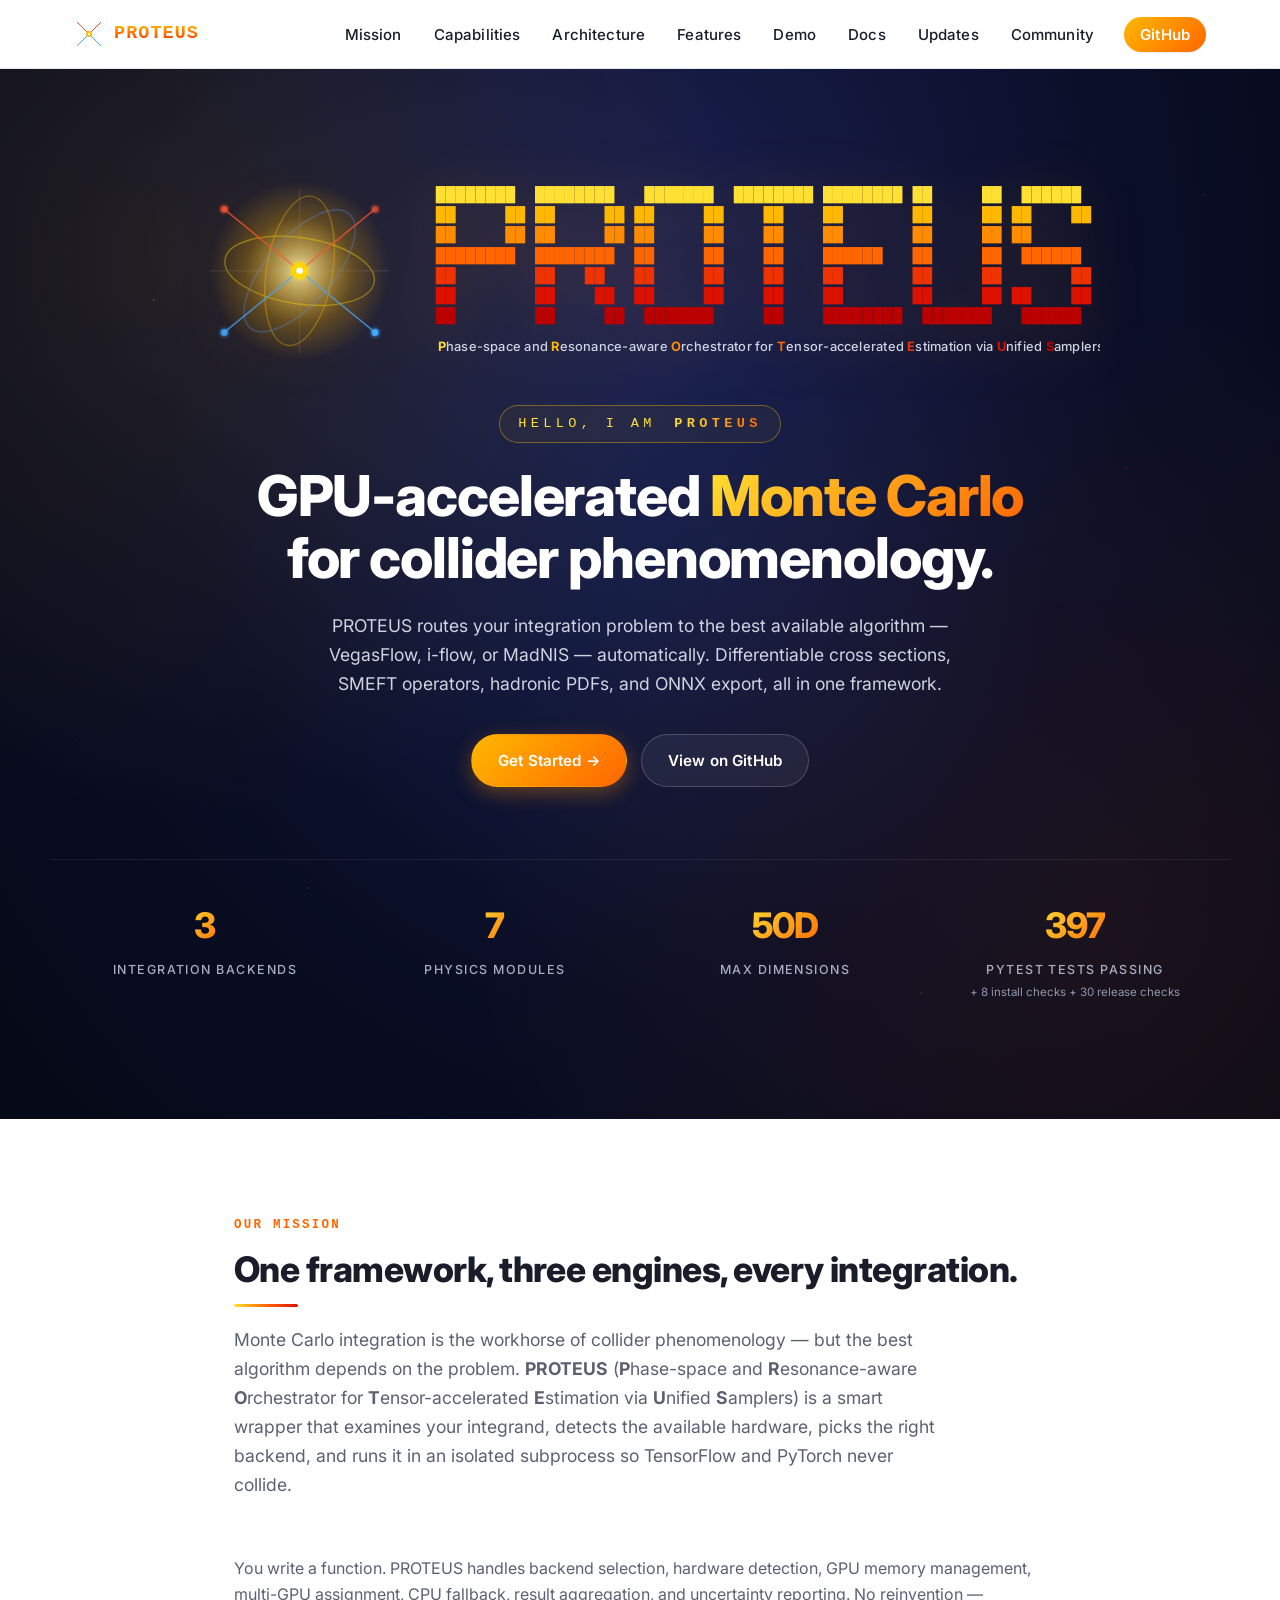
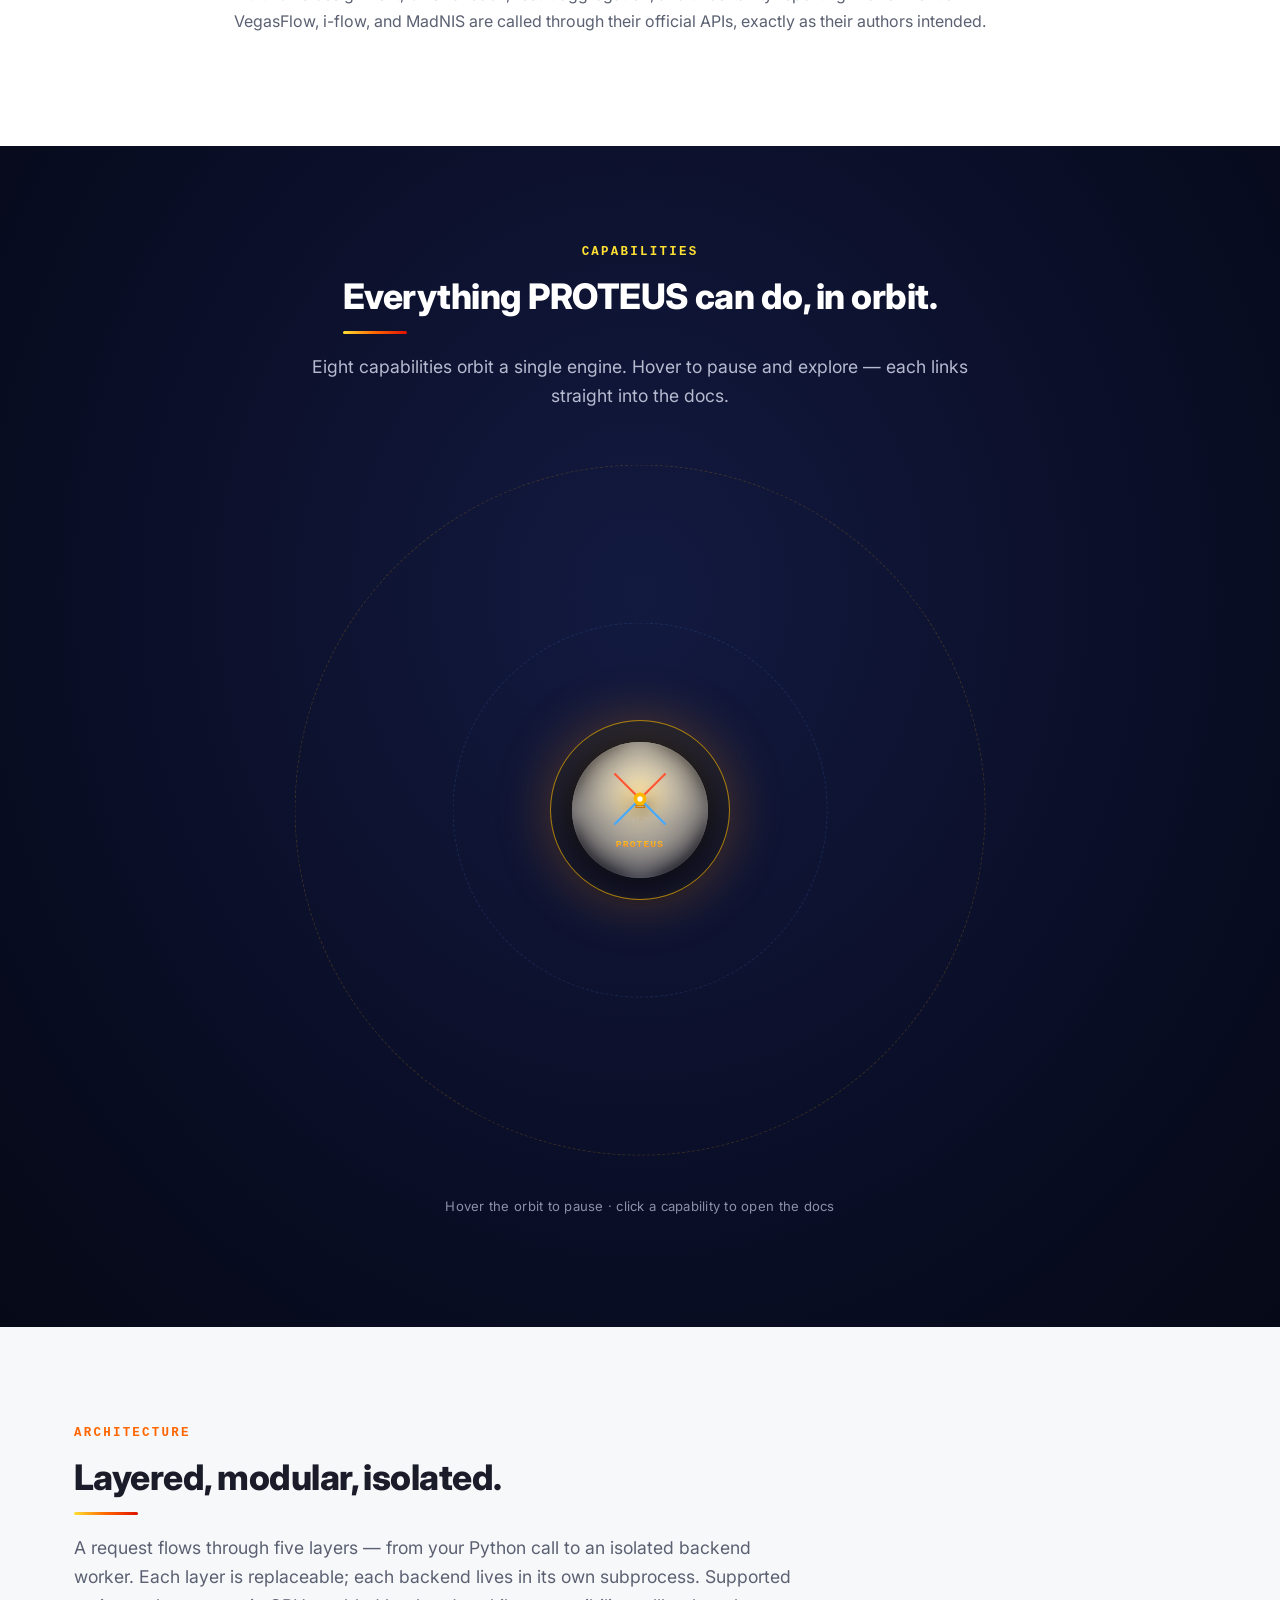
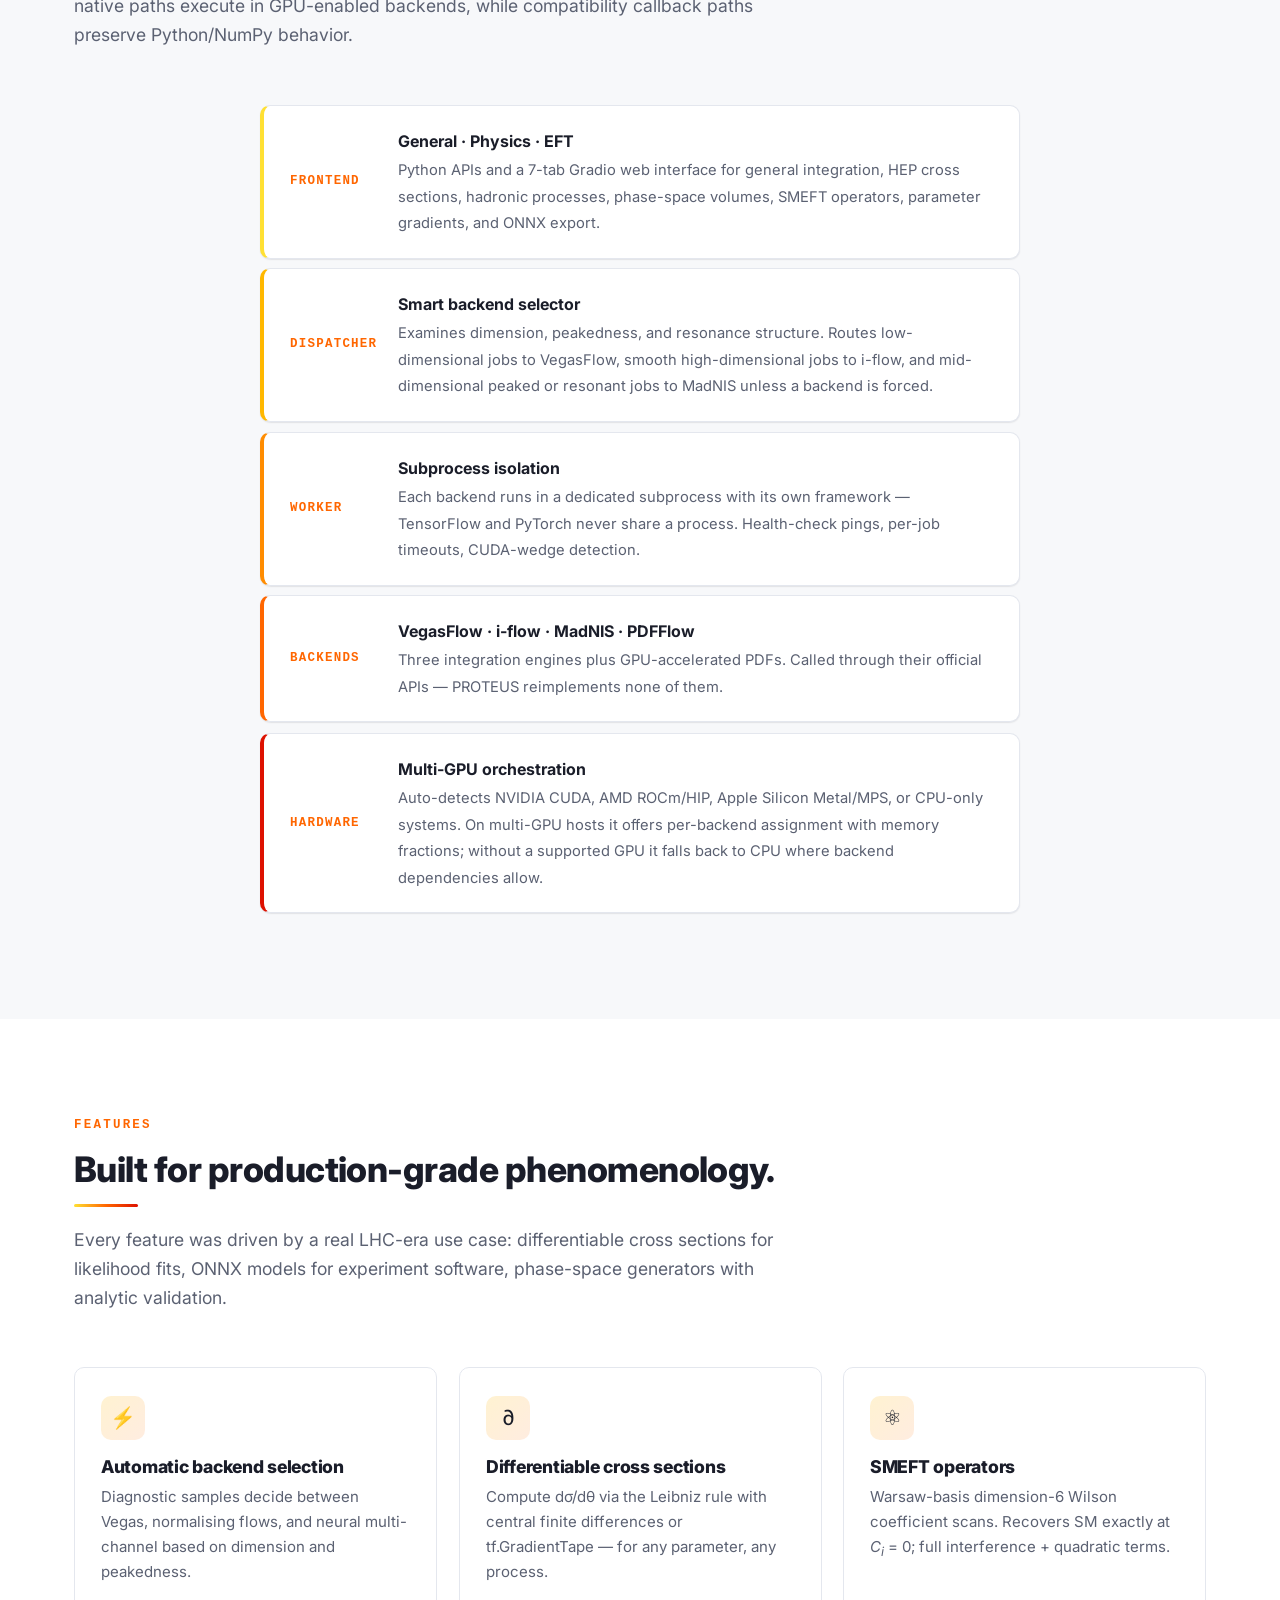
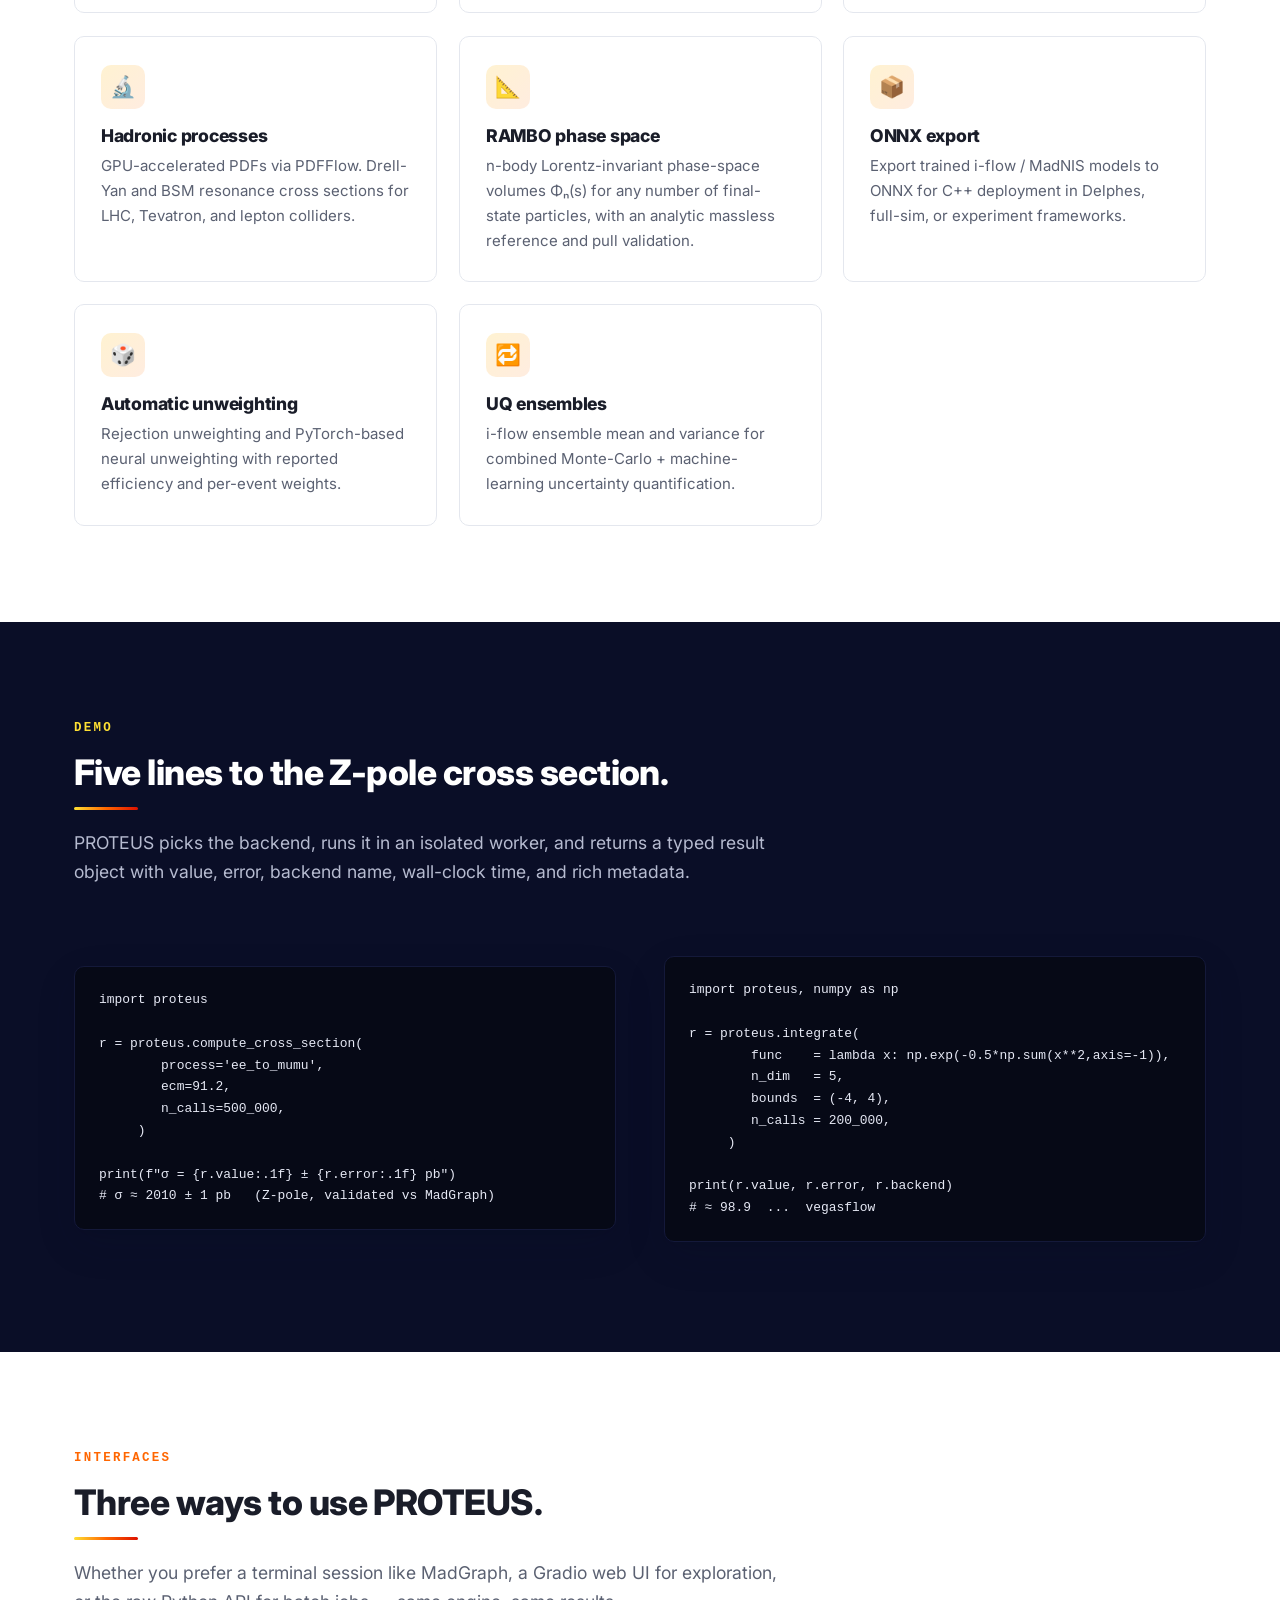
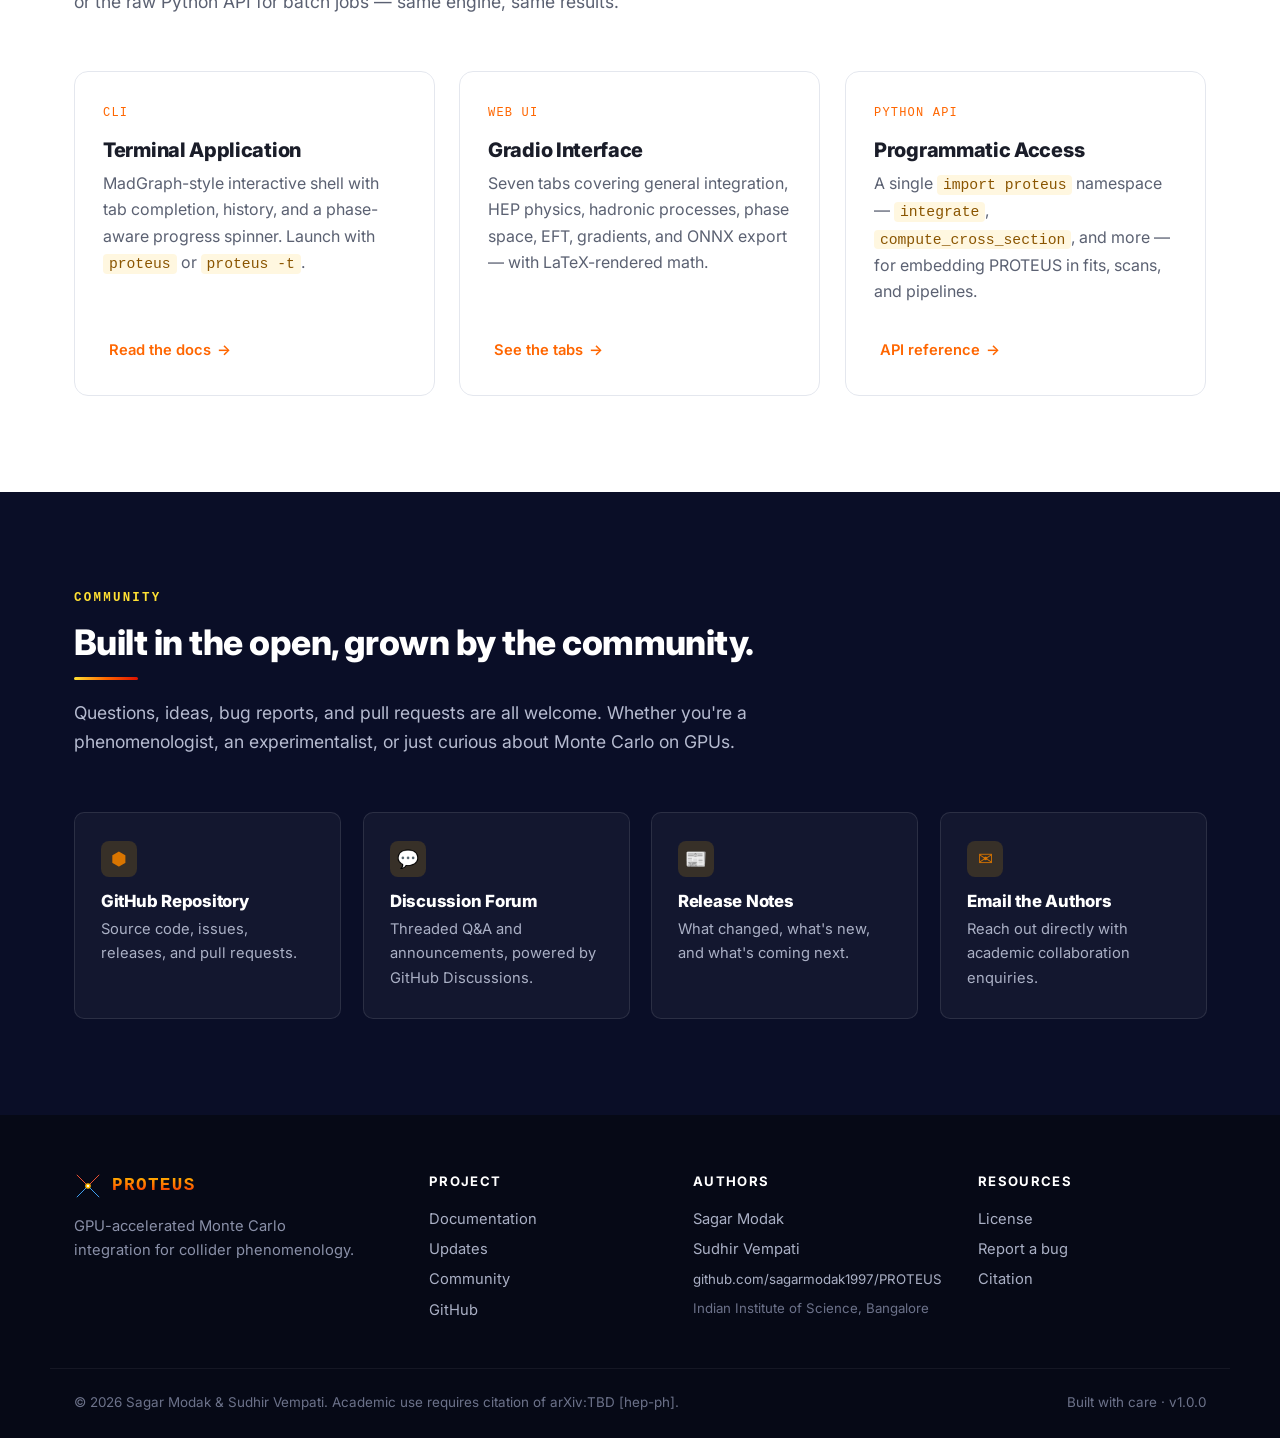
<file: index.html>
<!DOCTYPE html>
<html lang="en">
<head>
  <meta charset="UTF-8">
  <meta name="viewport" content="width=device-width, initial-scale=1.0">
  <title>PROTEUS — GPU-accelerated Monte Carlo for collider phenomenology</title>
  <meta name="description" content="PROTEUS is a GPU-accelerated Monte Carlo integration framework for collider phenomenology. It automatically routes integration problems to VegasFlow, i-flow, or MadNIS.">
  <link rel="icon" type="image/svg+xml" href="assets/images/logo.svg">
  <link rel="preconnect" href="https://fonts.googleapis.com">
  <link rel="preconnect" href="https://fonts.gstatic.com" crossorigin>
  <link href="https://fonts.googleapis.com/css2?family=Inter:wght@400;500;600;700;800;900&display=swap" rel="stylesheet">
  <link rel="stylesheet" href="assets/css/main.css?v=4">
</head>
<body>

<header class="site-header">
  <nav class="site-nav">
    <a href="index.html" class="nav-brand">
      <span class="brand-mark">
        <svg viewBox="0 0 60 60" xmlns="http://www.w3.org/2000/svg">
          <line x1="30" y1="30" x2="6"  y2="6"  stroke="#FF5533" stroke-width="2"/>
          <line x1="30" y1="30" x2="54" y2="6"  stroke="#FF5533" stroke-width="2"/>
          <line x1="30" y1="30" x2="6"  y2="54" stroke="#44AAFF" stroke-width="2"/>
          <line x1="30" y1="30" x2="54" y2="54" stroke="#44AAFF" stroke-width="2"/>
          <circle cx="30" cy="30" r="6" fill="#FFB800"/>
          <circle cx="30" cy="30" r="2.5" fill="#fff"/>
        </svg>
      </span>
      PROTEUS
    </a>

    <button class="nav-toggle" aria-label="Toggle menu" onclick="document.querySelector('.nav-links').classList.toggle('is-open')">☰</button>

    <ul class="nav-links">
      <li><a href="#mission">Mission</a></li>
      <li><a href="#capabilities">Capabilities</a></li>
      <li><a href="#architecture">Architecture</a></li>
      <li><a href="#features">Features</a></li>
      <li><a href="#demo">Demo</a></li>
      <li><a href="docs/">Docs</a></li>
      <li><a href="updates/">Updates</a></li>
      <li><a href="community/">Community</a></li>
      <li><a class="nav-cta" href="https://github.com/sagarmodak1997/PROTEUS" target="_blank" rel="noopener">GitHub</a></li>
    </ul>
  </nav>
</header>

<section class="hero">
  <div class="hero-content">

    <!-- PROTEUS animated logo: particle collider art + block-letter banner -->
    <div class="hero-logo hero-animate" style="--d:0s;">
      <svg viewBox="0 0 1000 230" xmlns="http://www.w3.org/2000/svg" role="img" aria-label="PROTEUS — collider logo">
        <defs>
          <radialGradient id="hVertex" cx="50%" cy="50%" r="50%">
            <stop offset="0%"   style="stop-color:#FFF4B0; stop-opacity:0.9"/>
            <stop offset="60%"  style="stop-color:#FFB800; stop-opacity:0.25"/>
            <stop offset="100%" style="stop-color:#FFB800; stop-opacity:0"/>
          </radialGradient>
          <filter id="hGlow">
            <feGaussianBlur stdDeviation="2.6" result="b"/>
            <feMerge><feMergeNode in="b"/><feMergeNode in="SourceGraphic"/></feMerge>
          </filter>
        </defs>

        <!-- Soft vertex halo -->
        <circle cx="130" cy="115" r="98" fill="url(#hVertex)"/>

        <!-- Orbit rings (rotating) -->
        <g stroke-width="1.5" fill="none">
          <ellipse cx="130" cy="115" rx="82" ry="36" stroke="#FFD700" opacity="0.40">
            <animateTransform attributeName="transform" type="rotate" from="-40 130 115" to="320 130 115" dur="22s" repeatCount="indefinite"/>
          </ellipse>
          <ellipse cx="130" cy="115" rx="82" ry="36" stroke="#FFB800" opacity="0.35">
            <animateTransform attributeName="transform" type="rotate" from="40 130 115" to="400 130 115" dur="18s" repeatCount="indefinite"/>
          </ellipse>
          <ellipse cx="130" cy="115" rx="82" ry="36" stroke="#5599FF" opacity="0.32">
            <animateTransform attributeName="transform" type="rotate" from="90 130 115" to="450 130 115" dur="26s" repeatCount="indefinite"/>
          </ellipse>
        </g>

        <!-- Particle tracks -->
        <g stroke-width="1.6" opacity="0.75">
          <line x1="130" y1="115" x2="48"  y2="48"  stroke="#FF5533"/>
          <line x1="130" y1="115" x2="212" y2="48"  stroke="#FF5533"/>
          <line x1="130" y1="115" x2="48"  y2="182" stroke="#44AAFF"/>
          <line x1="130" y1="115" x2="212" y2="182" stroke="#44AAFF"/>
        </g>
        <g stroke="#aaaaaa" stroke-width="1" opacity="0.20">
          <line x1="130" y1="115" x2="130" y2="26"/>
          <line x1="130" y1="115" x2="130" y2="204"/>
          <line x1="130" y1="115" x2="32"  y2="115"/>
          <line x1="130" y1="115" x2="228" y2="115"/>
        </g>

        <!-- Endpoint dots (pulsing) -->
        <g filter="url(#hGlow)">
          <circle cx="48"  cy="48"  r="3.8" fill="#FF5533">
            <animate attributeName="opacity" values="0.55;1;0.55" dur="2.4s" repeatCount="indefinite"/>
          </circle>
          <circle cx="212" cy="48"  r="3.8" fill="#FF5533">
            <animate attributeName="opacity" values="0.55;1;0.55" dur="2.4s" begin="0.6s" repeatCount="indefinite"/>
          </circle>
          <circle cx="48"  cy="182" r="3.8" fill="#44AAFF">
            <animate attributeName="opacity" values="0.55;1;0.55" dur="2.4s" begin="1.2s" repeatCount="indefinite"/>
          </circle>
          <circle cx="212" cy="182" r="3.8" fill="#44AAFF">
            <animate attributeName="opacity" values="0.55;1;0.55" dur="2.4s" begin="1.8s" repeatCount="indefinite"/>
          </circle>
        </g>

        <!-- Collision vertex (pulsing) -->
        <circle cx="130" cy="115" r="8" fill="#FFD700" filter="url(#hGlow)">
          <animate attributeName="r" values="7;10;7" dur="2.2s" repeatCount="indefinite"/>
        </circle>
        <circle cx="130" cy="115" r="3.6" fill="#ffffff"/>

        <!-- PROTEUS block-letter banner (banner3 figlet, gradient) -->
        <g font-family="'Courier New', Courier, monospace" font-size="18" letter-spacing="0">
          <text x="278" y="38"  xml:space="preserve" fill="#FFE033">&#x2588;&#x2588;&#x2588;&#x2588;&#x2588;&#x2588;&#x2588;&#x2588;  &#x2588;&#x2588;&#x2588;&#x2588;&#x2588;&#x2588;&#x2588;&#x2588;   &#x2588;&#x2588;&#x2588;&#x2588;&#x2588;&#x2588;&#x2588;  &#x2588;&#x2588;&#x2588;&#x2588;&#x2588;&#x2588;&#x2588;&#x2588; &#x2588;&#x2588;&#x2588;&#x2588;&#x2588;&#x2588;&#x2588;&#x2588; &#x2588;&#x2588;     &#x2588;&#x2588;  &#x2588;&#x2588;&#x2588;&#x2588;&#x2588;&#x2588;  </text>
          <text x="278" y="60"  xml:space="preserve" fill="#FFB800">&#x2588;&#x2588;     &#x2588;&#x2588; &#x2588;&#x2588;     &#x2588;&#x2588; &#x2588;&#x2588;     &#x2588;&#x2588;    &#x2588;&#x2588;    &#x2588;&#x2588;       &#x2588;&#x2588;     &#x2588;&#x2588; &#x2588;&#x2588;    &#x2588;&#x2588; </text>
          <text x="278" y="82"  xml:space="preserve" fill="#FF8C00">&#x2588;&#x2588;     &#x2588;&#x2588; &#x2588;&#x2588;     &#x2588;&#x2588; &#x2588;&#x2588;     &#x2588;&#x2588;    &#x2588;&#x2588;    &#x2588;&#x2588;       &#x2588;&#x2588;     &#x2588;&#x2588; &#x2588;&#x2588;       </text>
          <text x="278" y="104" xml:space="preserve" fill="#FF6600">&#x2588;&#x2588;&#x2588;&#x2588;&#x2588;&#x2588;&#x2588;&#x2588;  &#x2588;&#x2588;&#x2588;&#x2588;&#x2588;&#x2588;&#x2588;&#x2588;  &#x2588;&#x2588;     &#x2588;&#x2588;    &#x2588;&#x2588;    &#x2588;&#x2588;&#x2588;&#x2588;&#x2588;&#x2588;   &#x2588;&#x2588;     &#x2588;&#x2588;  &#x2588;&#x2588;&#x2588;&#x2588;&#x2588;&#x2588;  </text>
          <text x="278" y="126" xml:space="preserve" fill="#EE3300">&#x2588;&#x2588;        &#x2588;&#x2588;   &#x2588;&#x2588;   &#x2588;&#x2588;     &#x2588;&#x2588;    &#x2588;&#x2588;    &#x2588;&#x2588;       &#x2588;&#x2588;     &#x2588;&#x2588;       &#x2588;&#x2588; </text>
          <text x="278" y="148" xml:space="preserve" fill="#DD1100">&#x2588;&#x2588;        &#x2588;&#x2588;    &#x2588;&#x2588;  &#x2588;&#x2588;     &#x2588;&#x2588;    &#x2588;&#x2588;    &#x2588;&#x2588;       &#x2588;&#x2588;     &#x2588;&#x2588; &#x2588;&#x2588;    &#x2588;&#x2588; </text>
          <text x="278" y="170" xml:space="preserve" fill="#BB0000">&#x2588;&#x2588;        &#x2588;&#x2588;     &#x2588;&#x2588;  &#x2588;&#x2588;&#x2588;&#x2588;&#x2588;&#x2588;&#x2588;     &#x2588;&#x2588;    &#x2588;&#x2588;&#x2588;&#x2588;&#x2588;&#x2588;&#x2588;&#x2588;  &#x2588;&#x2588;&#x2588;&#x2588;&#x2588;&#x2588;&#x2588;   &#x2588;&#x2588;&#x2588;&#x2588;&#x2588;&#x2588;  </text>
        </g>

        <!-- Acronym with letter highlights -->
        <text x="280" y="202"
              font-family="'Inter', 'Helvetica Neue', Arial, sans-serif"
              font-size="14" font-weight="500"
              fill="#cfd3e2" letter-spacing="0.25">
          <tspan font-weight="700" fill="#FFE033">P</tspan>hase-space and <tspan font-weight="700" fill="#FFB800">R</tspan>esonance-aware <tspan font-weight="700" fill="#FF8C00">O</tspan>rchestrator for <tspan font-weight="700" fill="#FF6600">T</tspan>ensor-accelerated <tspan font-weight="700" fill="#EE3300">E</tspan>stimation via <tspan font-weight="700" fill="#DD1100">U</tspan>nified <tspan font-weight="700" fill="#BB0000">S</tspan>amplers
        </text>
      </svg>
    </div>

    <span class="hero-greet hero-animate" style="--d:0.45s;">Hello, I am <strong>PROTEUS</strong></span>

    <h1 class="hero-animate" style="--d:0.6s;">
      GPU-accelerated <span class="accent">Monte Carlo</span><br>
      for collider phenomenology.
    </h1>

    <p class="hero-sub hero-animate" style="--d:0.75s;">
      PROTEUS routes your integration problem to the best available algorithm —
      VegasFlow, i-flow, or MadNIS — automatically. Differentiable cross sections,
      SMEFT operators, hadronic PDFs, and ONNX export, all in one framework.
    </p>

    <div class="hero-actions hero-animate" style="--d:0.9s;">
      <a class="btn btn-primary" href="docs/">Get Started →</a>
      <a class="btn btn-ghost" href="https://github.com/sagarmodak1997/PROTEUS" target="_blank" rel="noopener">View on GitHub</a>
    </div>
  </div>

  <div class="hero-stats container hero-animate" style="--d:1.05s;">
    <div><div class="stat-num" data-count="3">0</div><div class="stat-lbl">Integration Backends</div></div>
    <div><div class="stat-num" data-count="7">0</div><div class="stat-lbl">Physics Modules</div></div>
    <div><div class="stat-num" data-count="50" data-suffix="D">0D</div><div class="stat-lbl">Max Dimensions</div></div>
    <div><div class="stat-num" data-count="397">0</div><div class="stat-lbl">Pytest Tests Passing</div><div class="stat-note">+ 8 install checks + 30 release checks</div></div>
  </div>
</section>

<!-- Mission ----------------------------------------------------- -->
<section id="mission" class="section">
  <div class="container-narrow reveal">
    <span class="section-eyebrow">Our Mission</span>
    <h2 class="section-title">One framework, three engines, every integration.</h2>
    <p class="section-lede">
      Monte Carlo integration is the workhorse of collider phenomenology — but the best
      algorithm depends on the problem. <strong>PROTEUS</strong>
      (<strong>P</strong>hase-space and <strong>R</strong>esonance-aware
      <strong>O</strong>rchestrator for <strong>T</strong>ensor-accelerated
      <strong>E</strong>stimation via <strong>U</strong>nified <strong>S</strong>amplers)
      is a smart wrapper that examines your integrand, detects the available hardware,
      picks the right backend, and runs it in an isolated subprocess so TensorFlow and PyTorch never collide.
    </p>
    <p style="color:var(--c-fg-muted);">
      You write a function. PROTEUS handles backend selection, hardware detection,
      GPU memory management, multi-GPU assignment, CPU fallback, result aggregation, and uncertainty
      reporting. No reinvention — VegasFlow, i-flow, and MadNIS are called through
      their official APIs, exactly as their authors intended.
    </p>
  </div>
</section>

<!-- Capabilities — orbital carousel ----------------------------- -->
<section id="capabilities" class="section orbit-section">
  <div class="container">
    <div class="reveal" style="text-align:center;">
      <span class="section-eyebrow">Capabilities</span>
      <h2 class="section-title" style="margin-left:auto; margin-right:auto;">Everything PROTEUS can do, in orbit.</h2>
      <p class="section-lede" style="margin:0 auto 40px; text-align:center;">
        Eight capabilities orbit a single engine. Hover to pause and explore — each
        links straight into the docs.
      </p>
    </div>

    <div class="orbit-wrap reveal">
      <div class="orbit">
        <div class="orbit-ring-guide r1"></div>
        <div class="orbit-ring-guide r2"></div>

        <!-- central hub -->
        <div class="orbit-center">
          <span class="oc-pulse"></span>
          <svg viewBox="0 0 60 60" xmlns="http://www.w3.org/2000/svg" aria-hidden="true">
            <line x1="30" y1="30" x2="6"  y2="6"  stroke="#FF5533" stroke-width="2"/>
            <line x1="30" y1="30" x2="54" y2="6"  stroke="#FF5533" stroke-width="2"/>
            <line x1="30" y1="30" x2="6"  y2="54" stroke="#44AAFF" stroke-width="2"/>
            <line x1="30" y1="30" x2="54" y2="54" stroke="#44AAFF" stroke-width="2"/>
            <circle cx="30" cy="30" r="6" fill="#FFB800"/>
            <circle cx="30" cy="30" r="2.5" fill="#fff"/>
          </svg>
          <span class="oc-name">PROTEUS</span>
        </div>

        <!-- orbiting capability cards -->
        <div class="orbit-stage">
          <a class="orbit-card" style="--i:0" href="docs/#dispatcher" aria-label="Automatic backend selection">
            <span class="oc-ic">⚡</span><span class="oc-lbl">Auto Backend</span>
          </a>
          <a class="orbit-card" style="--i:1" href="docs/#python-api" aria-label="Differentiable cross sections">
            <span class="oc-ic">∂</span><span class="oc-lbl">Differentiable σ</span>
          </a>
          <a class="orbit-card" style="--i:2" href="docs/#python-api" aria-label="SMEFT operators">
            <span class="oc-ic">⚛</span><span class="oc-lbl">SMEFT Operators</span>
          </a>
          <a class="orbit-card" style="--i:3" href="docs/#python-api" aria-label="Hadronic PDFs">
            <span class="oc-ic">🔬</span><span class="oc-lbl">Hadronic PDFs</span>
          </a>
          <a class="orbit-card" style="--i:4" href="docs/#python-api" aria-label="RAMBO phase space">
            <span class="oc-ic">📐</span><span class="oc-lbl">Phase Space</span>
          </a>
          <a class="orbit-card" style="--i:5" href="docs/#web-ui" aria-label="ONNX export">
            <span class="oc-ic">📦</span><span class="oc-lbl">ONNX Export</span>
          </a>
          <a class="orbit-card" style="--i:6" href="docs/#python-api" aria-label="Neural unweighting">
            <span class="oc-ic">🎲</span><span class="oc-lbl">Neural Unweighting</span>
          </a>
          <a class="orbit-card" style="--i:7" href="docs/#install" aria-label="Multi-GPU orchestration">
            <span class="oc-ic">🖥</span><span class="oc-lbl">Multi-GPU</span>
          </a>
        </div>
      </div>
    </div>
    <p class="orbit-hint reveal">Hover the orbit to pause · click a capability to open the docs</p>
  </div>
</section>

<!-- Architecture ------------------------------------------------ -->
<section id="architecture" class="section section-alt">
  <div class="container">
    <div class="reveal">
      <span class="section-eyebrow">Architecture</span>
      <h2 class="section-title">Layered, modular, isolated.</h2>
      <p class="section-lede">
        A request flows through five layers — from your Python call to an isolated backend worker.
        Each layer is replaceable; each backend lives in its own subprocess. Supported native paths execute in GPU-enabled backends, while compatibility callback paths preserve Python/NumPy behavior.
      </p>
    </div>

    <div class="arch-stack">
      <div class="arch-row layer-1 reveal" style="--d:0s;">
        <div class="arch-tag">Frontend</div>
        <div class="arch-body">
          <strong>General · Physics · EFT</strong>
          <span>Python APIs and a 7-tab Gradio web interface for general integration, HEP cross sections, hadronic processes, phase-space volumes, SMEFT operators, parameter gradients, and ONNX export.</span>
        </div>
      </div>
      <div class="arch-row layer-2 reveal" style="--d:.08s;">
        <div class="arch-tag">Dispatcher</div>
        <div class="arch-body">
          <strong>Smart backend selector</strong>
          <span>Examines dimension, peakedness, and resonance structure. Routes low-dimensional jobs to VegasFlow, smooth high-dimensional jobs to i-flow, and mid-dimensional peaked or resonant jobs to MadNIS unless a backend is forced.</span>
        </div>
      </div>
      <div class="arch-row layer-3 reveal" style="--d:.16s;">
        <div class="arch-tag">Worker</div>
        <div class="arch-body">
          <strong>Subprocess isolation</strong>
          <span>Each backend runs in a dedicated subprocess with its own framework — TensorFlow and PyTorch never share a process. Health-check pings, per-job timeouts, CUDA-wedge detection.</span>
        </div>
      </div>
      <div class="arch-row layer-4 reveal" style="--d:.24s;">
        <div class="arch-tag">Backends</div>
        <div class="arch-body">
          <strong>VegasFlow · i-flow · MadNIS · PDFFlow</strong>
          <span>Three integration engines plus GPU-accelerated PDFs. Called through their official APIs — PROTEUS reimplements none of them.</span>
        </div>
      </div>
      <div class="arch-row layer-5 reveal" style="--d:.32s;">
        <div class="arch-tag">Hardware</div>
        <div class="arch-body">
          <strong>Multi-GPU orchestration</strong>
          <span>Auto-detects NVIDIA CUDA, AMD ROCm/HIP, Apple Silicon Metal/MPS, or CPU-only systems. On multi-GPU hosts it offers per-backend assignment with memory fractions; without a supported GPU it falls back to CPU where backend dependencies allow.</span>
        </div>
      </div>
    </div>
  </div>
</section>

<!-- Features ---------------------------------------------------- -->
<section id="features" class="section">
  <div class="container">
    <div class="reveal">
      <span class="section-eyebrow">Features</span>
      <h2 class="section-title">Built for production-grade phenomenology.</h2>
      <p class="section-lede">
        Every feature was driven by a real LHC-era use case: differentiable cross sections
        for likelihood fits, ONNX models for experiment software, phase-space generators
        with analytic validation.
      </p>
    </div>

    <div class="features-grid">
      <div class="feature-card reveal" style="--d:0s;">
        <div class="feature-icon">⚡</div>
        <h3>Automatic backend selection</h3>
        <p>Diagnostic samples decide between Vegas, normalising flows, and neural multi-channel based on dimension and peakedness.</p>
      </div>
      <div class="feature-card reveal" style="--d:.06s;">
        <div class="feature-icon">∂</div>
        <h3>Differentiable cross sections</h3>
        <p>Compute dσ/dθ via the Leibniz rule with central finite differences or tf.GradientTape — for any parameter, any process.</p>
      </div>
      <div class="feature-card reveal" style="--d:.12s;">
        <div class="feature-icon">⚛</div>
        <h3>SMEFT operators</h3>
        <p>Warsaw-basis dimension-6 Wilson coefficient scans. Recovers SM exactly at <var>C<sub>i</sub></var> = 0; full interference + quadratic terms.</p>
      </div>
      <div class="feature-card reveal" style="--d:.18s;">
        <div class="feature-icon">🔬</div>
        <h3>Hadronic processes</h3>
        <p>GPU-accelerated PDFs via PDFFlow. Drell-Yan and BSM resonance cross sections for LHC, Tevatron, and lepton colliders.</p>
      </div>
      <div class="feature-card reveal" style="--d:.24s;">
        <div class="feature-icon">📐</div>
        <h3>RAMBO phase space</h3>
        <p>n-body Lorentz-invariant phase-space volumes Φₙ(s) for any number of final-state particles, with an analytic massless reference and pull validation.</p>
      </div>
      <div class="feature-card reveal" style="--d:.30s;">
        <div class="feature-icon">📦</div>
        <h3>ONNX export</h3>
        <p>Export trained i-flow / MadNIS models to ONNX for C++ deployment in Delphes, full-sim, or experiment frameworks.</p>
      </div>
      <div class="feature-card reveal" style="--d:.36s;">
        <div class="feature-icon">🎲</div>
        <h3>Automatic unweighting</h3>
        <p>Rejection unweighting and PyTorch-based neural unweighting with reported efficiency and per-event weights.</p>
      </div>
      <div class="feature-card reveal" style="--d:.42s;">
        <div class="feature-icon">🔁</div>
        <h3>UQ ensembles</h3>
        <p>i-flow ensemble mean and variance for combined Monte-Carlo + machine-learning uncertainty quantification.</p>
      </div>
    </div>
  </div>
</section>

<!-- Demo / Code ------------------------------------------------- -->
<section id="demo" class="section section-dark">
  <div class="container">
    <div class="reveal">
      <span class="section-eyebrow" style="color: var(--c-gold-hi);">Demo</span>
      <h2 class="section-title">Five lines to the Z-pole cross section.</h2>
      <p class="section-lede" style="color:#b6bbd0;">
        PROTEUS picks the backend, runs it in an isolated worker, and returns a typed
        result object with value, error, backend name, wall-clock time, and rich metadata.
      </p>
    </div>

    <div class="demo-grid">
      <div class="reveal" style="--d:0s;">
<pre><code>import proteus

r = proteus.compute_cross_section(
        process='ee_to_mumu',
        ecm=91.2,
        n_calls=500_000,
     )

print(f"σ = {r.value:.1f} ± {r.error:.1f} pb")
# σ ≈ 2010 ± 1 pb   (Z-pole, validated vs MadGraph)
</code></pre>
      </div>
      <div class="reveal" style="--d:.15s;">
<pre><code>import proteus, numpy as np

r = proteus.integrate(
        func    = lambda x: np.exp(-0.5*np.sum(x**2,axis=-1)),
        n_dim   = 5,
        bounds  = (-4, 4),
        n_calls = 200_000,
     )

print(r.value, r.error, r.backend)
# ≈ 98.9  ...  vegasflow
</code></pre>
      </div>
    </div>
  </div>
</section>

<!-- Products ---------------------------------------------------- -->
<section class="section">
  <div class="container">
    <div class="reveal">
      <span class="section-eyebrow">Interfaces</span>
      <h2 class="section-title">Three ways to use PROTEUS.</h2>
      <p class="section-lede">
        Whether you prefer a terminal session like MadGraph, a Gradio web UI for
        exploration, or the raw Python API for batch jobs — same engine, same results.
      </p>
    </div>

    <div class="products-grid">
      <div class="product-card reveal" style="--d:0s;">
        <span class="product-tag">CLI</span>
        <h3>Terminal Application</h3>
        <p>MadGraph-style interactive shell with tab completion, history, and a phase-aware progress spinner. Launch with <code>proteus</code> or <code>proteus -t</code>.</p>
        <a class="more" href="docs/">Read the docs</a>
      </div>
      <div class="product-card reveal" style="--d:.1s;">
        <span class="product-tag">Web UI</span>
        <h3>Gradio Interface</h3>
        <p>Seven tabs covering general integration, HEP physics, hadronic processes, phase space, EFT, gradients, and ONNX export — with LaTeX-rendered math.</p>
        <a class="more" href="docs/">See the tabs</a>
      </div>
      <div class="product-card reveal" style="--d:.2s;">
        <span class="product-tag">Python API</span>
        <h3>Programmatic Access</h3>
        <p>A single <code>import proteus</code> namespace — <code>integrate</code>, <code>compute_cross_section</code>, and more — for embedding PROTEUS in fits, scans, and pipelines.</p>
        <a class="more" href="docs/">API reference</a>
      </div>
    </div>
  </div>
</section>

<!-- Community --------------------------------------------------- -->
<section id="community" class="section section-dark">
  <div class="container">
    <div class="reveal">
      <span class="section-eyebrow" style="color: var(--c-gold-hi);">Community</span>
      <h2 class="section-title">Built in the open, grown by the community.</h2>
      <p class="section-lede" style="color:#b6bbd0;">
        Questions, ideas, bug reports, and pull requests are all welcome. Whether you're
        a phenomenologist, an experimentalist, or just curious about Monte Carlo on GPUs.
      </p>
    </div>

    <div class="community-cards">
      <a class="community-card reveal" style="--d:0s;" href="https://github.com/sagarmodak1997/PROTEUS" target="_blank" rel="noopener">
        <div class="ic">⬢</div>
        <h4>GitHub Repository</h4>
        <p>Source code, issues, releases, and pull requests.</p>
      </a>
      <a class="community-card reveal" style="--d:.08s;" href="community/">
        <div class="ic">💬</div>
        <h4>Discussion Forum</h4>
        <p>Threaded Q&amp;A and announcements, powered by GitHub Discussions.</p>
      </a>
      <a class="community-card reveal" style="--d:.16s;" href="updates/">
        <div class="ic">📰</div>
        <h4>Release Notes</h4>
        <p>What changed, what's new, and what's coming next.</p>
      </a>
      <a class="community-card reveal" style="--d:.24s;" href="mailto:sagarmodak@iisc.ac.in">
        <div class="ic">✉</div>
        <h4>Email the Authors</h4>
        <p>Reach out directly with academic collaboration enquiries.</p>
      </a>
    </div>
  </div>
</section>

<!-- Footer ------------------------------------------------------ -->
<footer class="site-footer">
  <div class="footer-grid">
    <div>
      <div style="display:flex; align-items:center; gap:10px; margin-bottom:14px;">
        <svg width="28" height="28" viewBox="0 0 60 60" xmlns="http://www.w3.org/2000/svg">
          <line x1="30" y1="30" x2="6"  y2="6"  stroke="#FF5533" stroke-width="2"/>
          <line x1="30" y1="30" x2="54" y2="6"  stroke="#FF5533" stroke-width="2"/>
          <line x1="30" y1="30" x2="6"  y2="54" stroke="#44AAFF" stroke-width="2"/>
          <line x1="30" y1="30" x2="54" y2="54" stroke="#44AAFF" stroke-width="2"/>
          <circle cx="30" cy="30" r="6" fill="#FFB800"/>
          <circle cx="30" cy="30" r="2.5" fill="#fff"/>
        </svg>
        <span class="footer-brand-text">PROTEUS</span>
      </div>
      <p style="color:#8a90a8; margin:0; font-size:.92rem; max-width:280px;">
        GPU-accelerated Monte Carlo integration for collider phenomenology.
      </p>
    </div>

    <div>
      <h5>Project</h5>
      <ul>
        <li><a href="docs/">Documentation</a></li>
        <li><a href="updates/">Updates</a></li>
        <li><a href="community/">Community</a></li>
        <li><a href="https://github.com/sagarmodak1997/PROTEUS" target="_blank" rel="noopener">GitHub</a></li>
      </ul>
    </div>

    <div>
      <h5>Authors</h5>
      <ul>
        <li><a href="mailto:sagarmodak@iisc.ac.in">Sagar Modak</a></li>
        <li><a href="mailto:vempati@iisc.ac.in">Sudhir Vempati</a></li>
        <li style="margin-top:6px;"><a href="https://github.com/sagarmodak1997/PROTEUS" target="_blank" rel="noopener" style="font-size:.83rem;">github.com/sagarmodak1997/PROTEUS</a></li>
        <li style="color:#6c728a; font-size:.83rem;">Indian Institute of Science, Bangalore</li>
      </ul>
    </div>

    <div>
      <h5>Resources</h5>
      <ul>
        <li><a href="https://github.com/sagarmodak1997/PROTEUS/blob/main/LICENSE" target="_blank" rel="noopener">License</a></li>
        <li><a href="https://github.com/sagarmodak1997/PROTEUS/issues" target="_blank" rel="noopener">Report a bug</a></li>
        <li><a href="docs/#citation">Citation</a></li>
      </ul>
    </div>
  </div>

  <div class="footer-bottom">
    <span>© 2026 Sagar Modak &amp; Sudhir Vempati. Academic use requires citation of arXiv:TBD [hep-ph].</span>
    <span>Built with care · v1.0.0</span>
  </div>
</footer>

<script>
  // Scroll-reveal: add .is-visible when elements enter the viewport
  (function () {
    var reveals = document.querySelectorAll('.reveal');
    if (!('IntersectionObserver' in window) || !reveals.length) {
      reveals.forEach(function (el) { el.classList.add('is-visible'); });
      return;
    }
    var io = new IntersectionObserver(function (entries) {
      entries.forEach(function (entry) {
        if (entry.isIntersecting) {
          entry.target.classList.add('is-visible');
          io.unobserve(entry.target);
        }
      });
    }, { threshold: 0.12, rootMargin: '0px 0px -40px 0px' });
    reveals.forEach(function (el) { io.observe(el); });
  })();

  // Number counter: animate stats from 0 to data-count when visible
  (function () {
    var counters = document.querySelectorAll('[data-count]');
    if (!counters.length) return;
    function animate(el) {
      var target = parseInt(el.getAttribute('data-count'), 10);
      var suffix = el.getAttribute('data-suffix') || '';
      var dur = 1400, start = performance.now();
      function tick(now) {
        var t = Math.min(1, (now - start) / dur);
        var eased = 1 - Math.pow(1 - t, 3);
        el.textContent = Math.round(target * eased) + suffix;
        if (t < 1) requestAnimationFrame(tick);
      }
      requestAnimationFrame(tick);
    }
    if (!('IntersectionObserver' in window)) {
      counters.forEach(function (c) {
        c.textContent = c.getAttribute('data-count') + (c.getAttribute('data-suffix') || '');
      });
      return;
    }
    var io = new IntersectionObserver(function (entries) {
      entries.forEach(function (entry) {
        if (entry.isIntersecting) {
          animate(entry.target);
          io.unobserve(entry.target);
        }
      });
    }, { threshold: 0.4 });
    counters.forEach(function (c) { io.observe(c); });
  })();

  // Subtle parallax: drift the hero star layer slightly with scroll
  (function () {
    var hero = document.querySelector('.hero');
    if (!hero) return;
    var ticking = false;
    window.addEventListener('scroll', function () {
      if (ticking) return;
      ticking = true;
      requestAnimationFrame(function () {
        var y = Math.min(window.scrollY, 600);
        hero.style.setProperty('--hero-shift', y + 'px');
        hero.style.backgroundPosition = 'center ' + (y * 0.15) + 'px';
        ticking = false;
      });
    }, { passive: true });
  })();
</script>

</body>
</html>
</file>
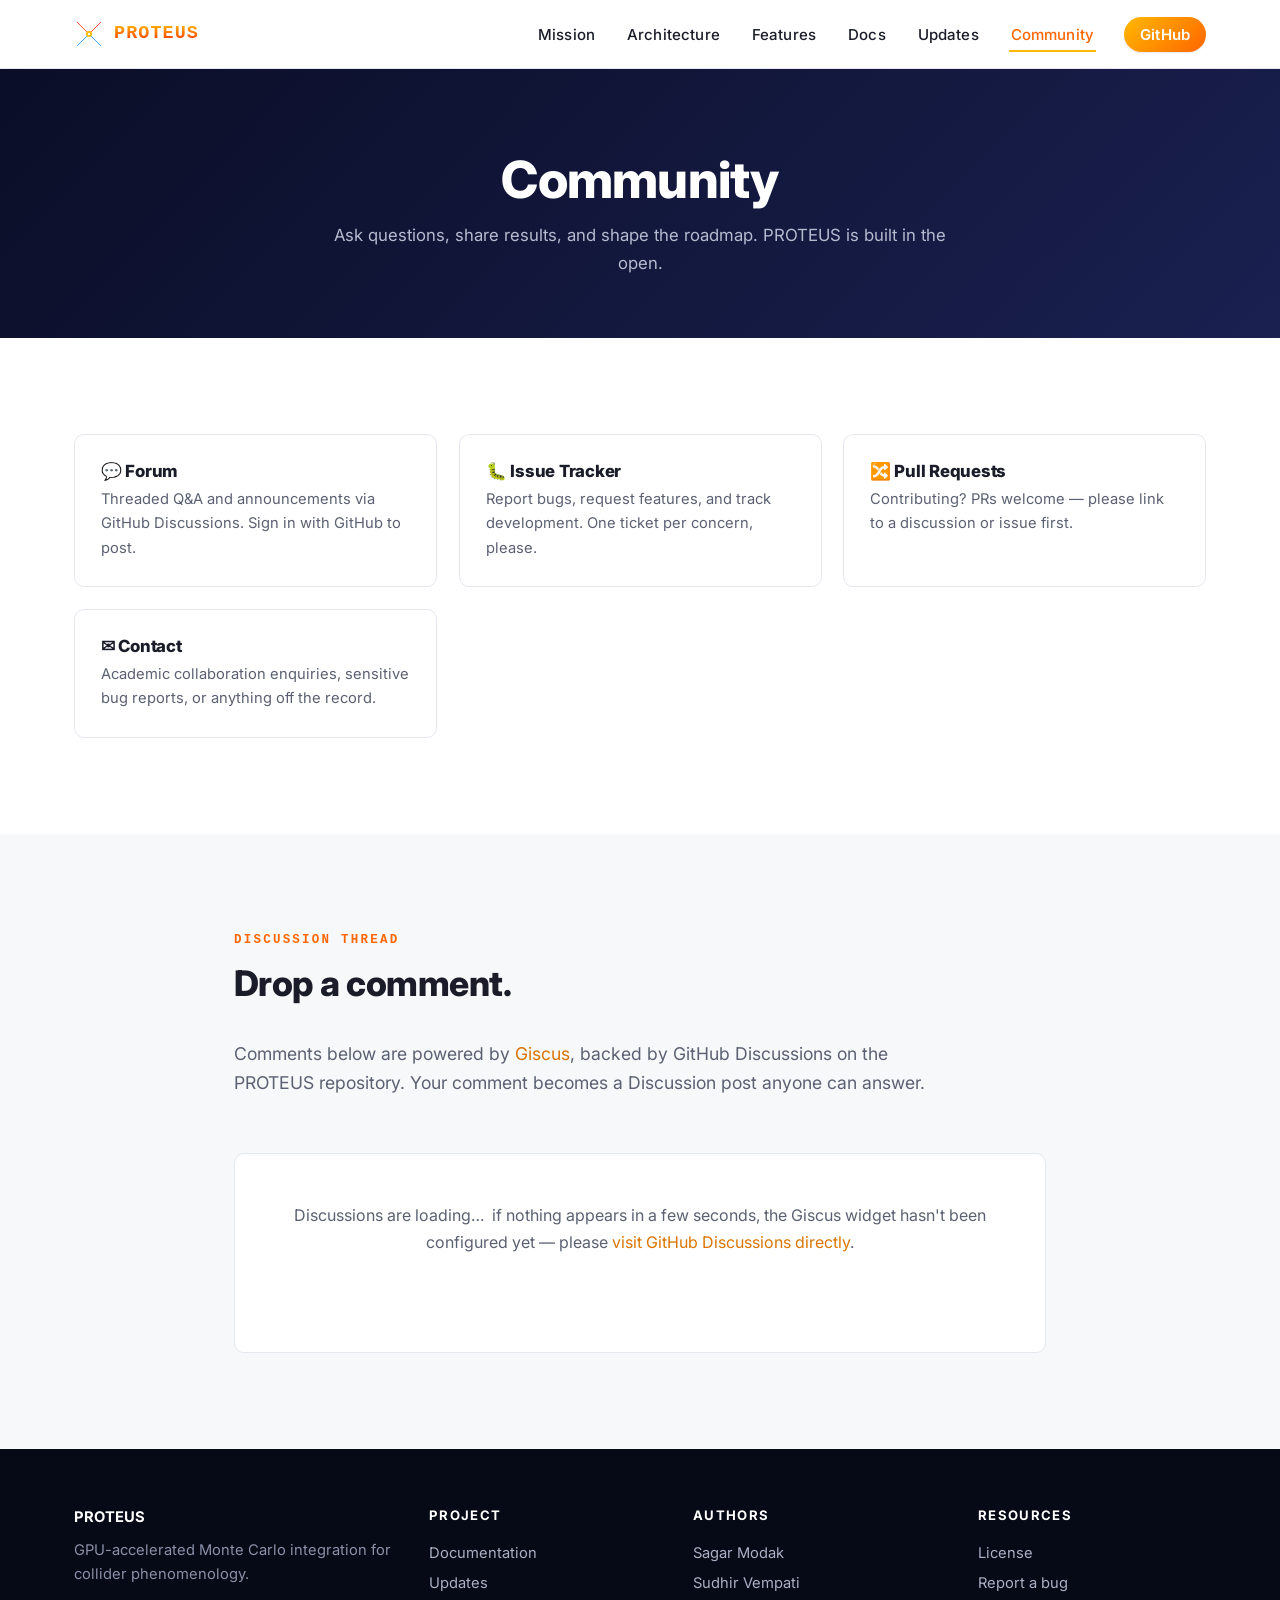
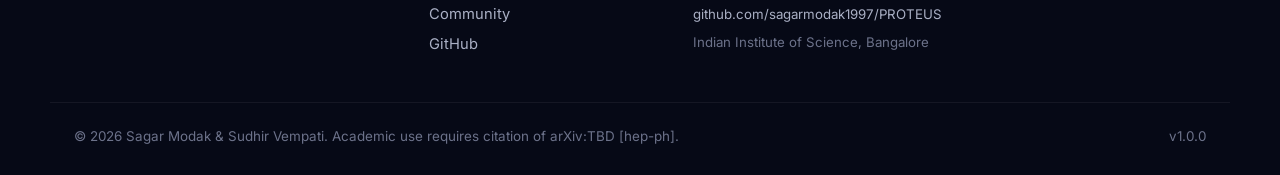
<file: community/index.html>
<!DOCTYPE html>
<html lang="en">
<head>
  <meta charset="UTF-8">
  <meta name="viewport" content="width=device-width, initial-scale=1.0">
  <title>Community — PROTEUS</title>
  <meta name="description" content="Join the PROTEUS community: forum, discussions, GitHub, and direct contact with the authors.">
  <link rel="icon" type="image/svg+xml" href="../assets/images/logo.svg">
  <link rel="preconnect" href="https://fonts.googleapis.com">
  <link rel="preconnect" href="https://fonts.gstatic.com" crossorigin>
  <link href="https://fonts.googleapis.com/css2?family=Inter:wght@400;500;600;700;800;900&display=swap" rel="stylesheet">
  <link rel="stylesheet" href="../assets/css/main.css?v=4">
</head>
<body>

<header class="site-header">
  <nav class="site-nav">
    <a href="../index.html" class="nav-brand">
      <span class="brand-mark">
        <svg viewBox="0 0 60 60" xmlns="http://www.w3.org/2000/svg">
          <line x1="30" y1="30" x2="6"  y2="6"  stroke="#FF5533" stroke-width="2"/>
          <line x1="30" y1="30" x2="54" y2="6"  stroke="#FF5533" stroke-width="2"/>
          <line x1="30" y1="30" x2="6"  y2="54" stroke="#44AAFF" stroke-width="2"/>
          <line x1="30" y1="30" x2="54" y2="54" stroke="#44AAFF" stroke-width="2"/>
          <circle cx="30" cy="30" r="6" fill="#FFB800"/>
          <circle cx="30" cy="30" r="2.5" fill="#fff"/>
        </svg>
      </span>
      PROTEUS
    </a>
    <button class="nav-toggle" aria-label="Toggle menu" onclick="document.querySelector('.nav-links').classList.toggle('is-open')">☰</button>
    <ul class="nav-links">
      <li><a href="../index.html#mission">Mission</a></li>
      <li><a href="../index.html#architecture">Architecture</a></li>
      <li><a href="../index.html#features">Features</a></li>
      <li><a href="../docs/">Docs</a></li>
      <li><a href="../updates/">Updates</a></li>
      <li><a class="is-active" href="./">Community</a></li>
      <li><a class="nav-cta" href="https://github.com/sagarmodak1997/PROTEUS" target="_blank" rel="noopener">GitHub</a></li>
    </ul>
  </nav>
</header>

<section class="page-head">
  <div class="container-narrow">
    <h1>Community</h1>
    <p>Ask questions, share results, and shape the roadmap. PROTEUS is built in the open.</p>
  </div>
</section>

<section class="section">
  <div class="container">
    <div class="toc-grid">
      <a class="toc-card" href="https://github.com/sagarmodak1997/PROTEUS/discussions" target="_blank" rel="noopener">
        <h3>💬 Forum</h3>
        <p>Threaded Q&amp;A and announcements via GitHub Discussions. Sign in with GitHub to post.</p>
      </a>
      <a class="toc-card" href="https://github.com/sagarmodak1997/PROTEUS/issues" target="_blank" rel="noopener">
        <h3>🐛 Issue Tracker</h3>
        <p>Report bugs, request features, and track development. One ticket per concern, please.</p>
      </a>
      <a class="toc-card" href="https://github.com/sagarmodak1997/PROTEUS/pulls" target="_blank" rel="noopener">
        <h3>🔀 Pull Requests</h3>
        <p>Contributing? PRs welcome — please link to a discussion or issue first.</p>
      </a>
      <a class="toc-card" href="mailto:sagarmodak@iisc.ac.in">
        <h3>✉ Contact</h3>
        <p>Academic collaboration enquiries, sensitive bug reports, or anything off the record.</p>
      </a>
    </div>
  </div>
</section>

<!-- Embedded GitHub Discussions via Giscus ------------------- -->
<section class="section section-alt">
  <div class="container-narrow">
    <span class="section-eyebrow">Discussion thread</span>
    <h2 class="section-title">Drop a comment.</h2>
    <p class="section-lede">
      Comments below are powered by <a href="https://giscus.app" target="_blank" rel="noopener">Giscus</a>,
      backed by GitHub Discussions on the PROTEUS repository. Your comment becomes
      a Discussion post anyone can answer.
    </p>

    <!--
      ╔════════════════════════════════════════════════════════════════════════╗
      ║  GISCUS SETUP REQUIRED                                                 ║
      ║  ───────────────────                                                   ║
      ║  Before the widget below appears, you must (one-time, ~3 min):         ║
      ║  1. Make the PROTEUS repo PUBLIC (Discussions require it)              ║
      ║     OR install the Giscus GitHub App on a public mirror.               ║
      ║  2. Enable GitHub Discussions: PROTEUS → Settings → General →          ║
      ║     "Features" → tick "Discussions"                                     ║
      ║  3. Visit https://giscus.app and fill in the form to get:              ║
      ║       data-repo-id   (e.g. R_kgDOXXXXXX)                                ║
      ║       data-category-id (e.g. DIC_kwDOXXXXXX)                            ║
      ║  4. Paste them into the <script> tag below (where it says PASTE_HERE)  ║
      ╚════════════════════════════════════════════════════════════════════════╝
    -->

    <div class="giscus" style="background:#fff; border:1px solid var(--c-border); border-radius:var(--r-md); padding:24px; min-height:200px;">
      <noscript>JavaScript is required to load the discussion thread.</noscript>
      <p id="giscus-fallback" style="color:var(--c-fg-muted); text-align:center; padding:24px 0;">
        Discussions are loading…&nbsp;
        if nothing appears in a few seconds, the Giscus widget hasn't been configured yet —
        please <a href="https://github.com/sagarmodak1997/PROTEUS/discussions" target="_blank" rel="noopener">visit GitHub Discussions directly</a>.
      </p>
    </div>

    <script src="https://giscus.app/client.js"
        data-repo="sagarmodak1997/PROTEUS-website"
        data-repo-id="R_kgDOS_BURA"
        data-category="General"
        data-category-id="DIC_kwDOS_BURM4C_dn6"
        data-mapping="pathname"
        data-strict="0"
        data-reactions-enabled="1"
        data-emit-metadata="0"
        data-input-position="bottom"
        data-theme="light"
        data-lang="en"
        data-loading="lazy"
        crossorigin="anonymous"
        async>
    </script>
  </div>
</section>

<footer class="site-footer">
  <div class="footer-grid">
    <div>
      <strong style="color:#fff;">PROTEUS</strong>
      <p style="color:#8a90a8; margin:8px 0 0; font-size:.92rem;">
        GPU-accelerated Monte Carlo integration for collider phenomenology.
      </p>
    </div>
    <div>
      <h5>Project</h5>
      <ul>
        <li><a href="../docs/">Documentation</a></li>
        <li><a href="../updates/">Updates</a></li>
        <li><a href="./">Community</a></li>
        <li><a href="https://github.com/sagarmodak1997/PROTEUS" target="_blank" rel="noopener">GitHub</a></li>
      </ul>
    </div>
    <div>
      <h5>Authors</h5>
      <ul>
        <li><a href="mailto:sagarmodak@iisc.ac.in">Sagar Modak</a></li>
        <li><a href="mailto:vempati@iisc.ac.in">Sudhir Vempati</a></li>
        <li style="margin-top:6px;"><a href="https://github.com/sagarmodak1997/PROTEUS" target="_blank" rel="noopener" style="font-size:.83rem;">github.com/sagarmodak1997/PROTEUS</a></li>
        <li style="color:#6c728a; font-size:.83rem;">Indian Institute of Science, Bangalore</li>
      </ul>
    </div>
    <div>
      <h5>Resources</h5>
      <ul>
        <li><a href="https://github.com/sagarmodak1997/PROTEUS/blob/main/LICENSE" target="_blank" rel="noopener">License</a></li>
        <li><a href="https://github.com/sagarmodak1997/PROTEUS/issues" target="_blank" rel="noopener">Report a bug</a></li>
      </ul>
    </div>
  </div>
  <div class="footer-bottom">
    <span>© 2026 Sagar Modak &amp; Sudhir Vempati. Academic use requires citation of arXiv:TBD [hep-ph].</span>
    <span>v1.0.0</span>
  </div>
</footer>

</body>
</html>
</file>
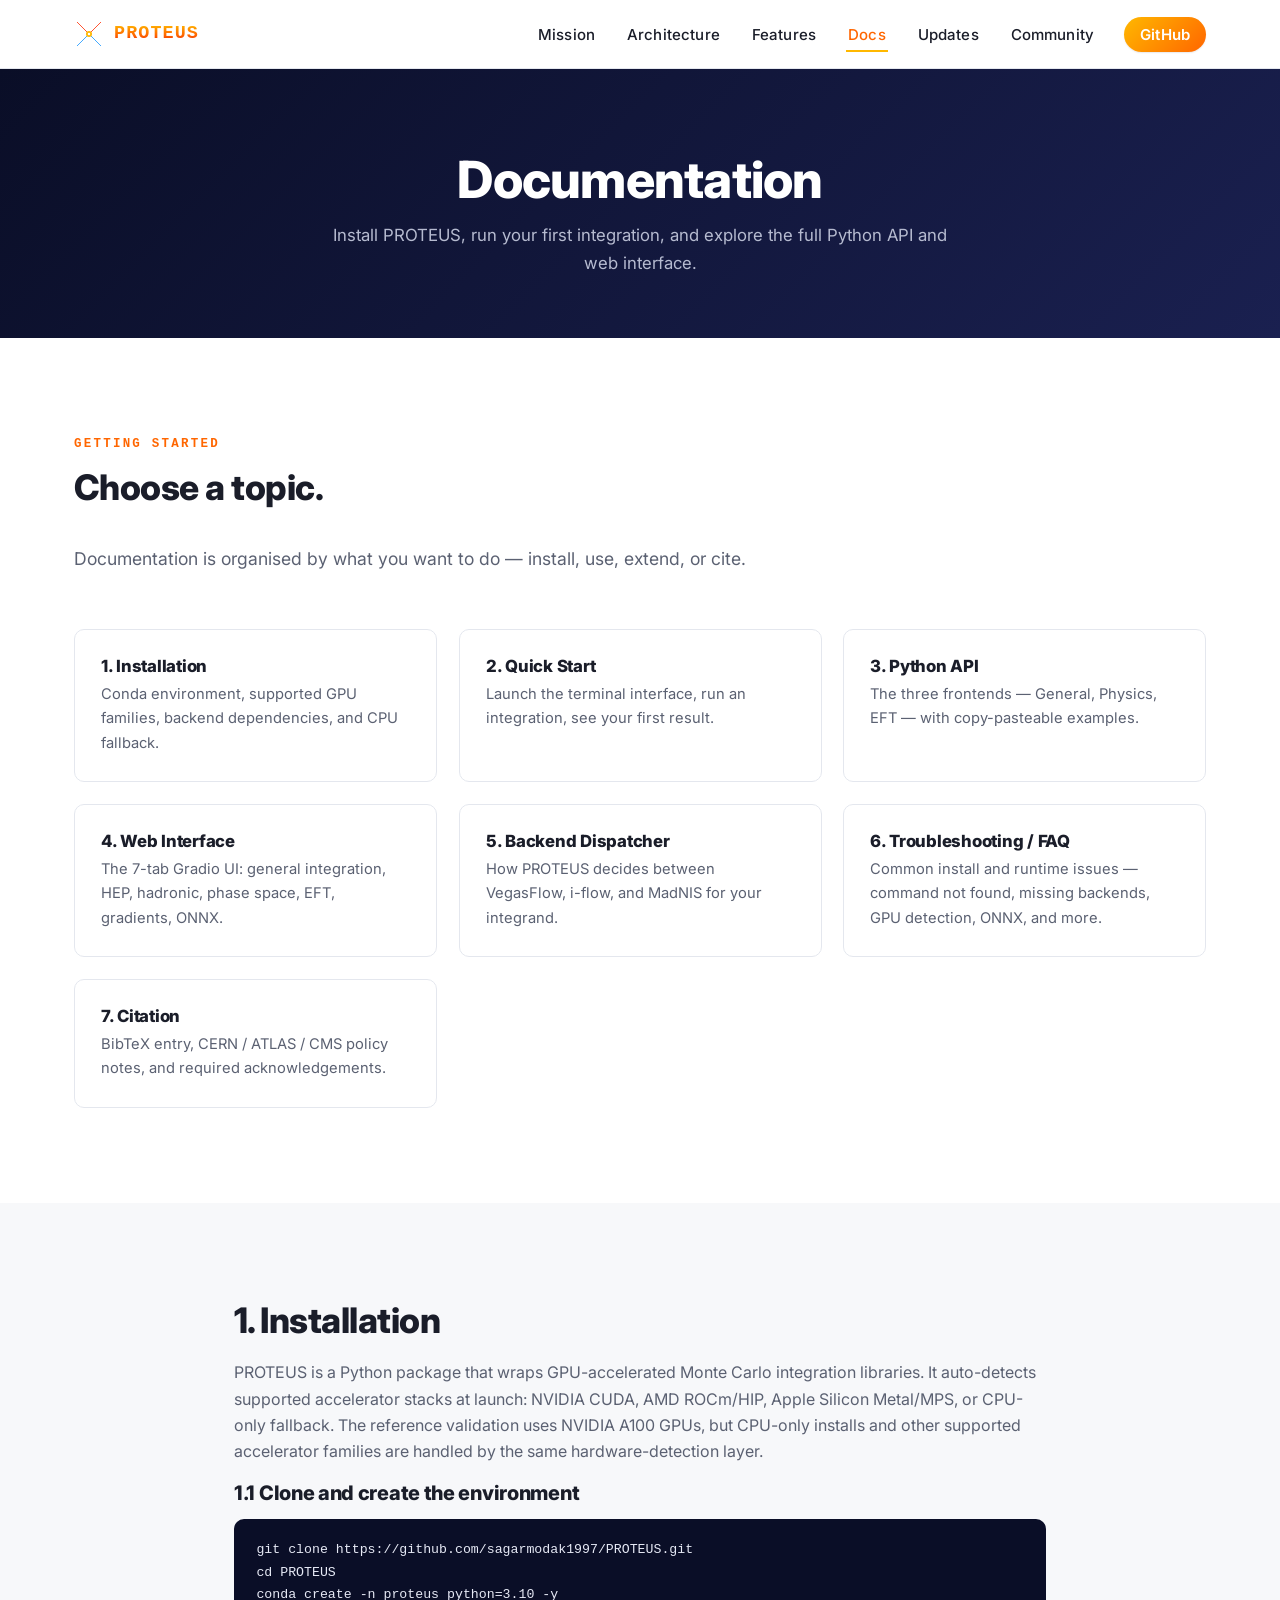
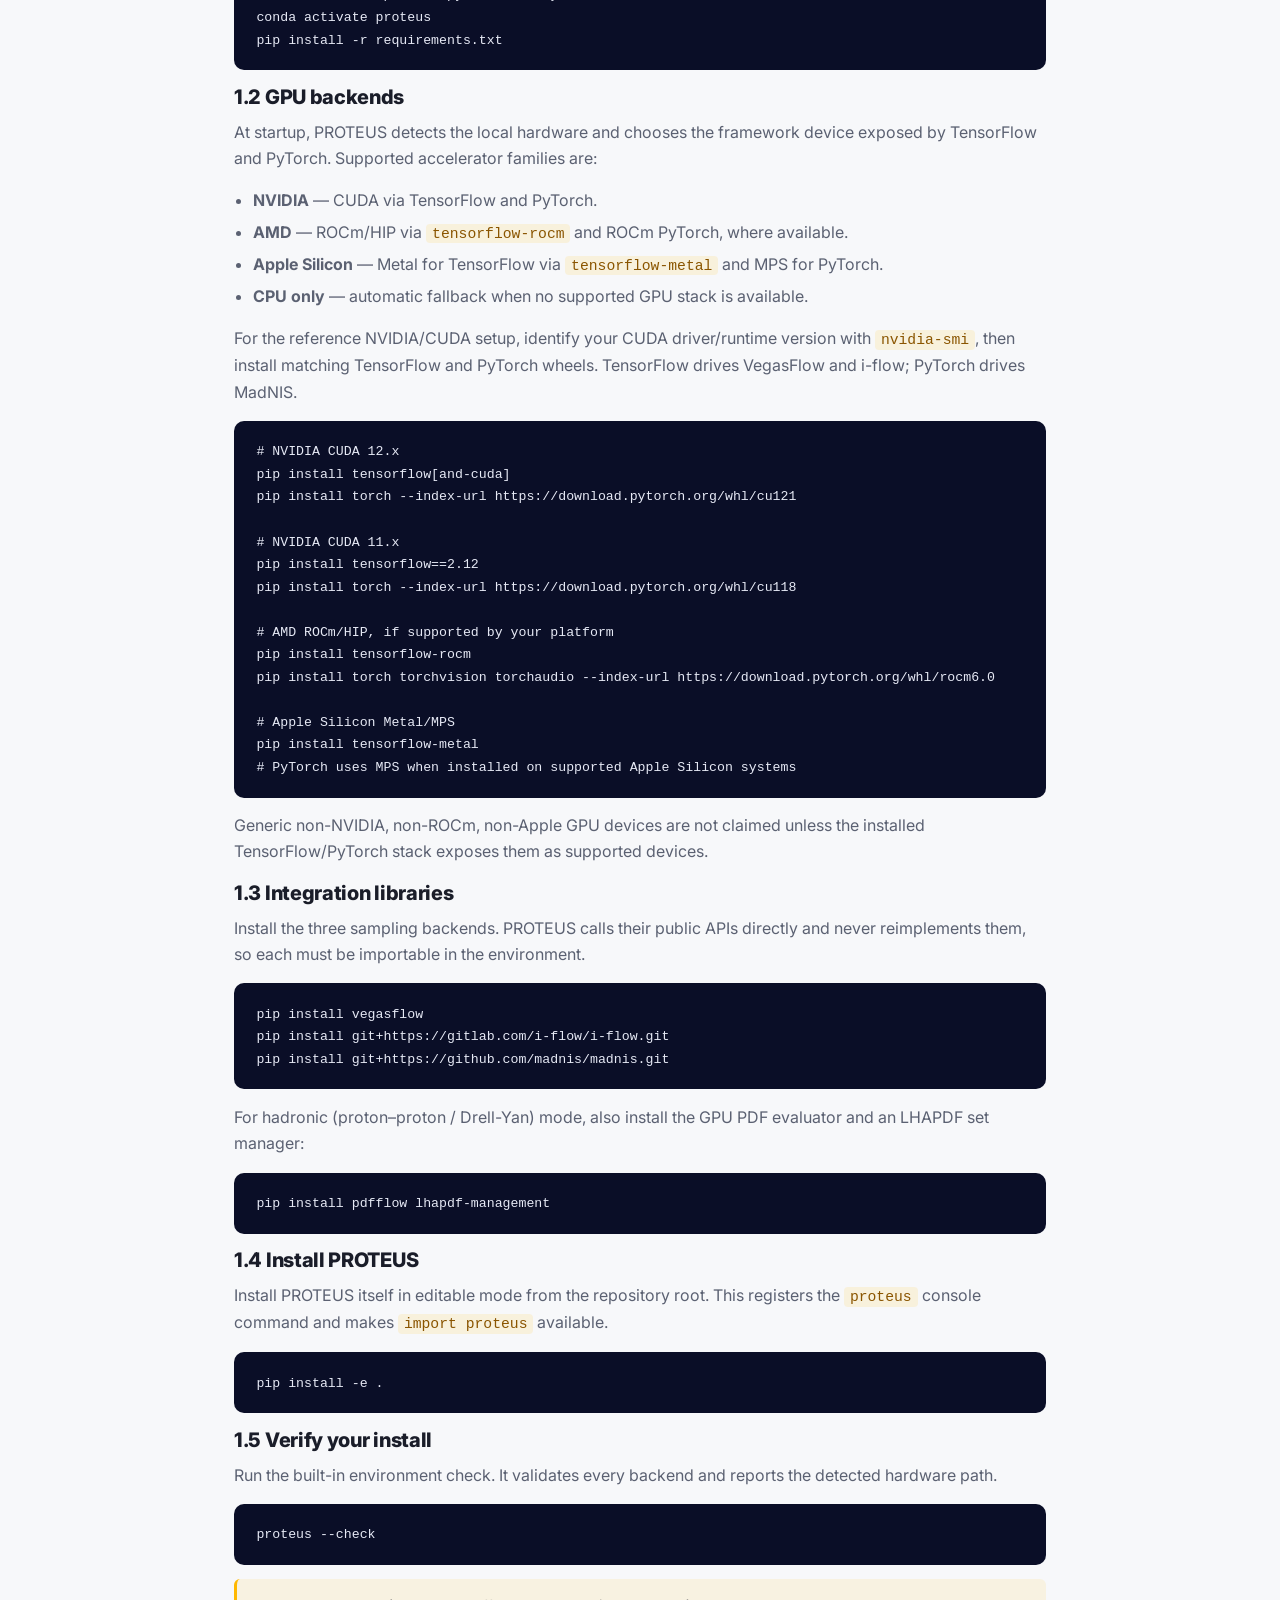
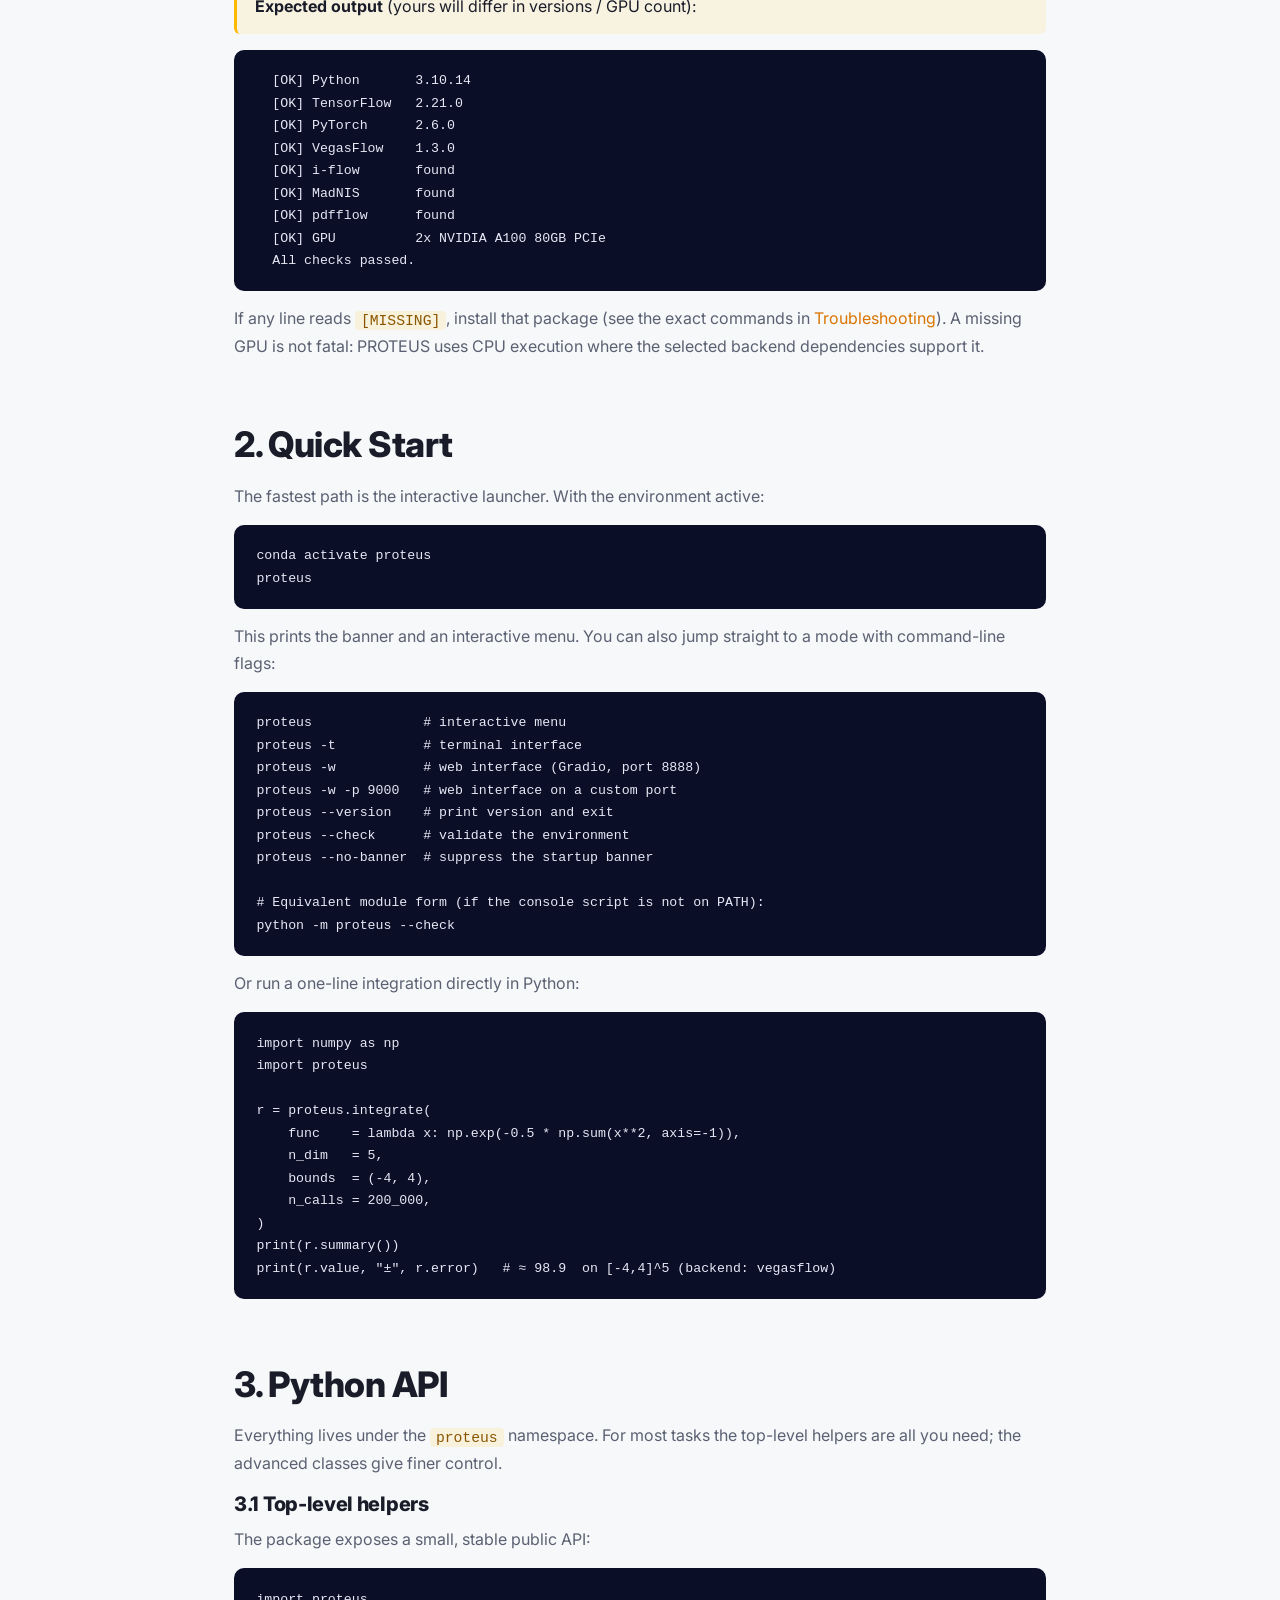
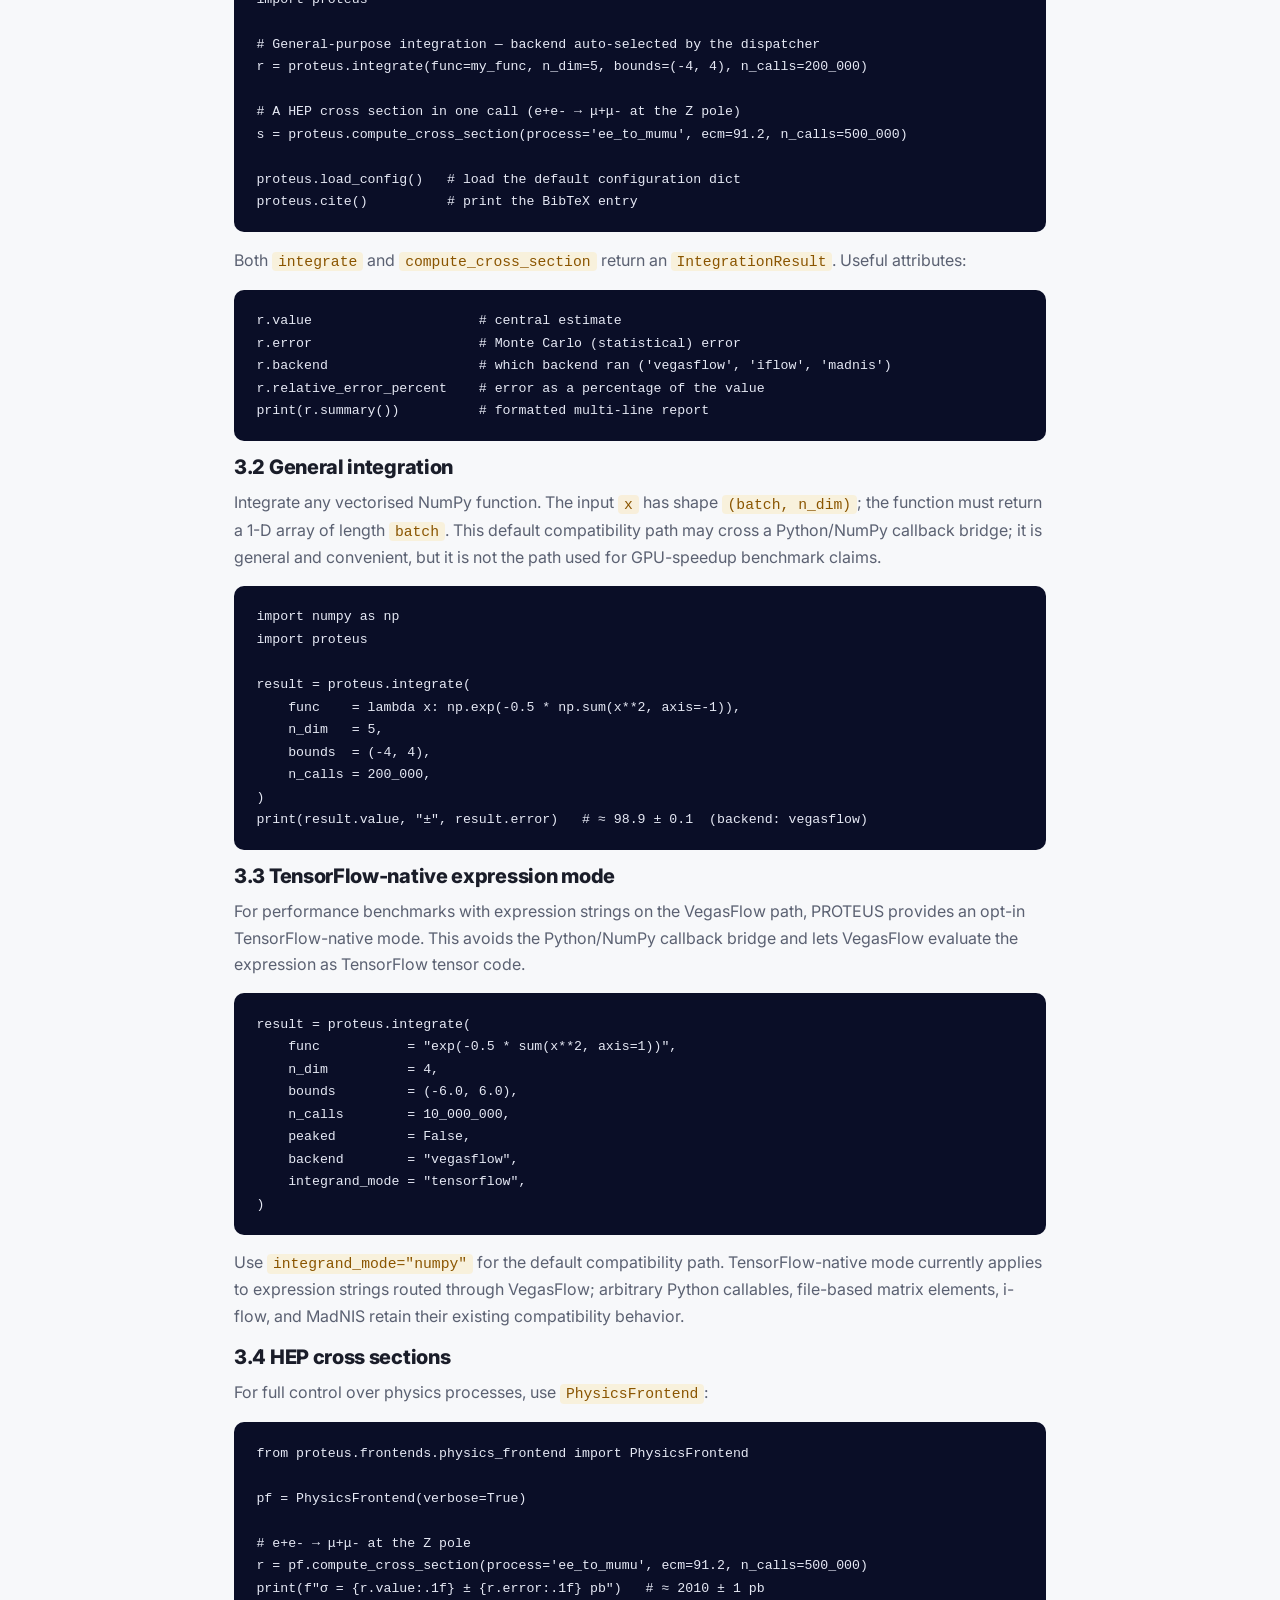
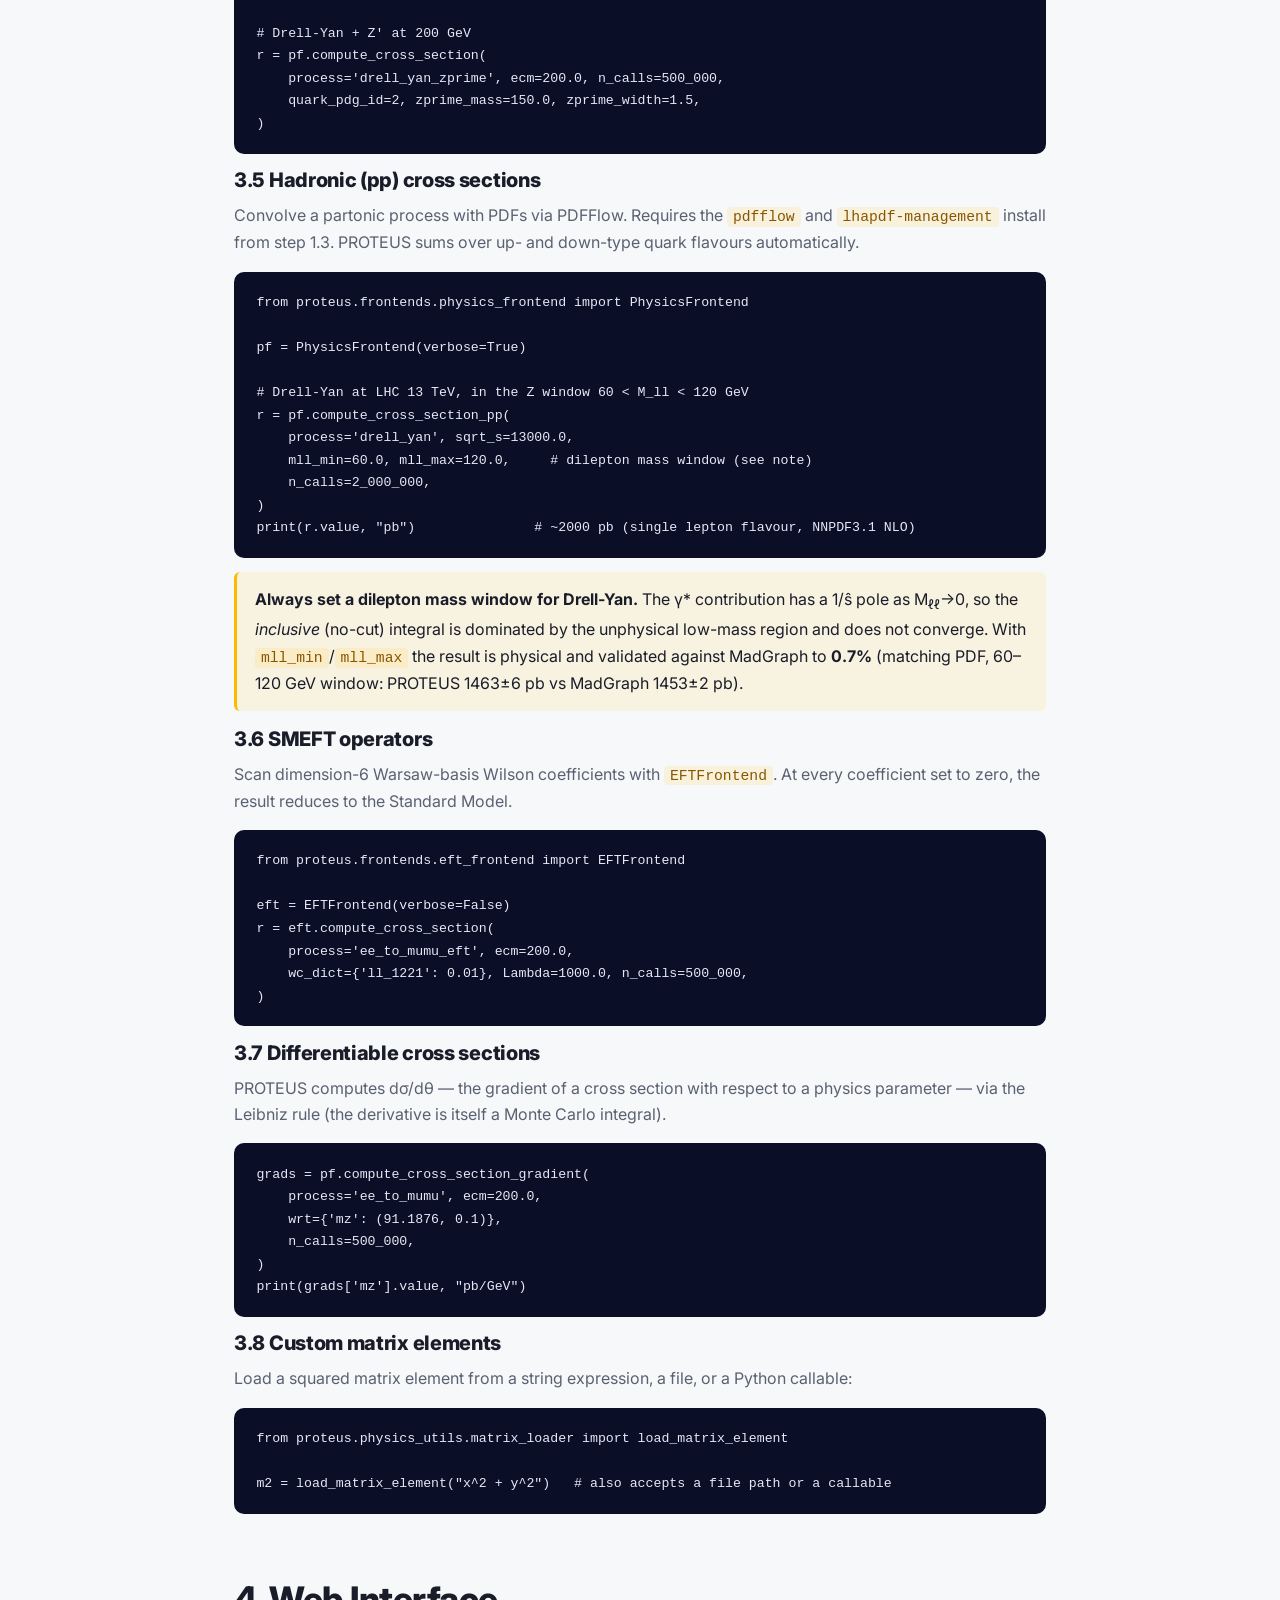
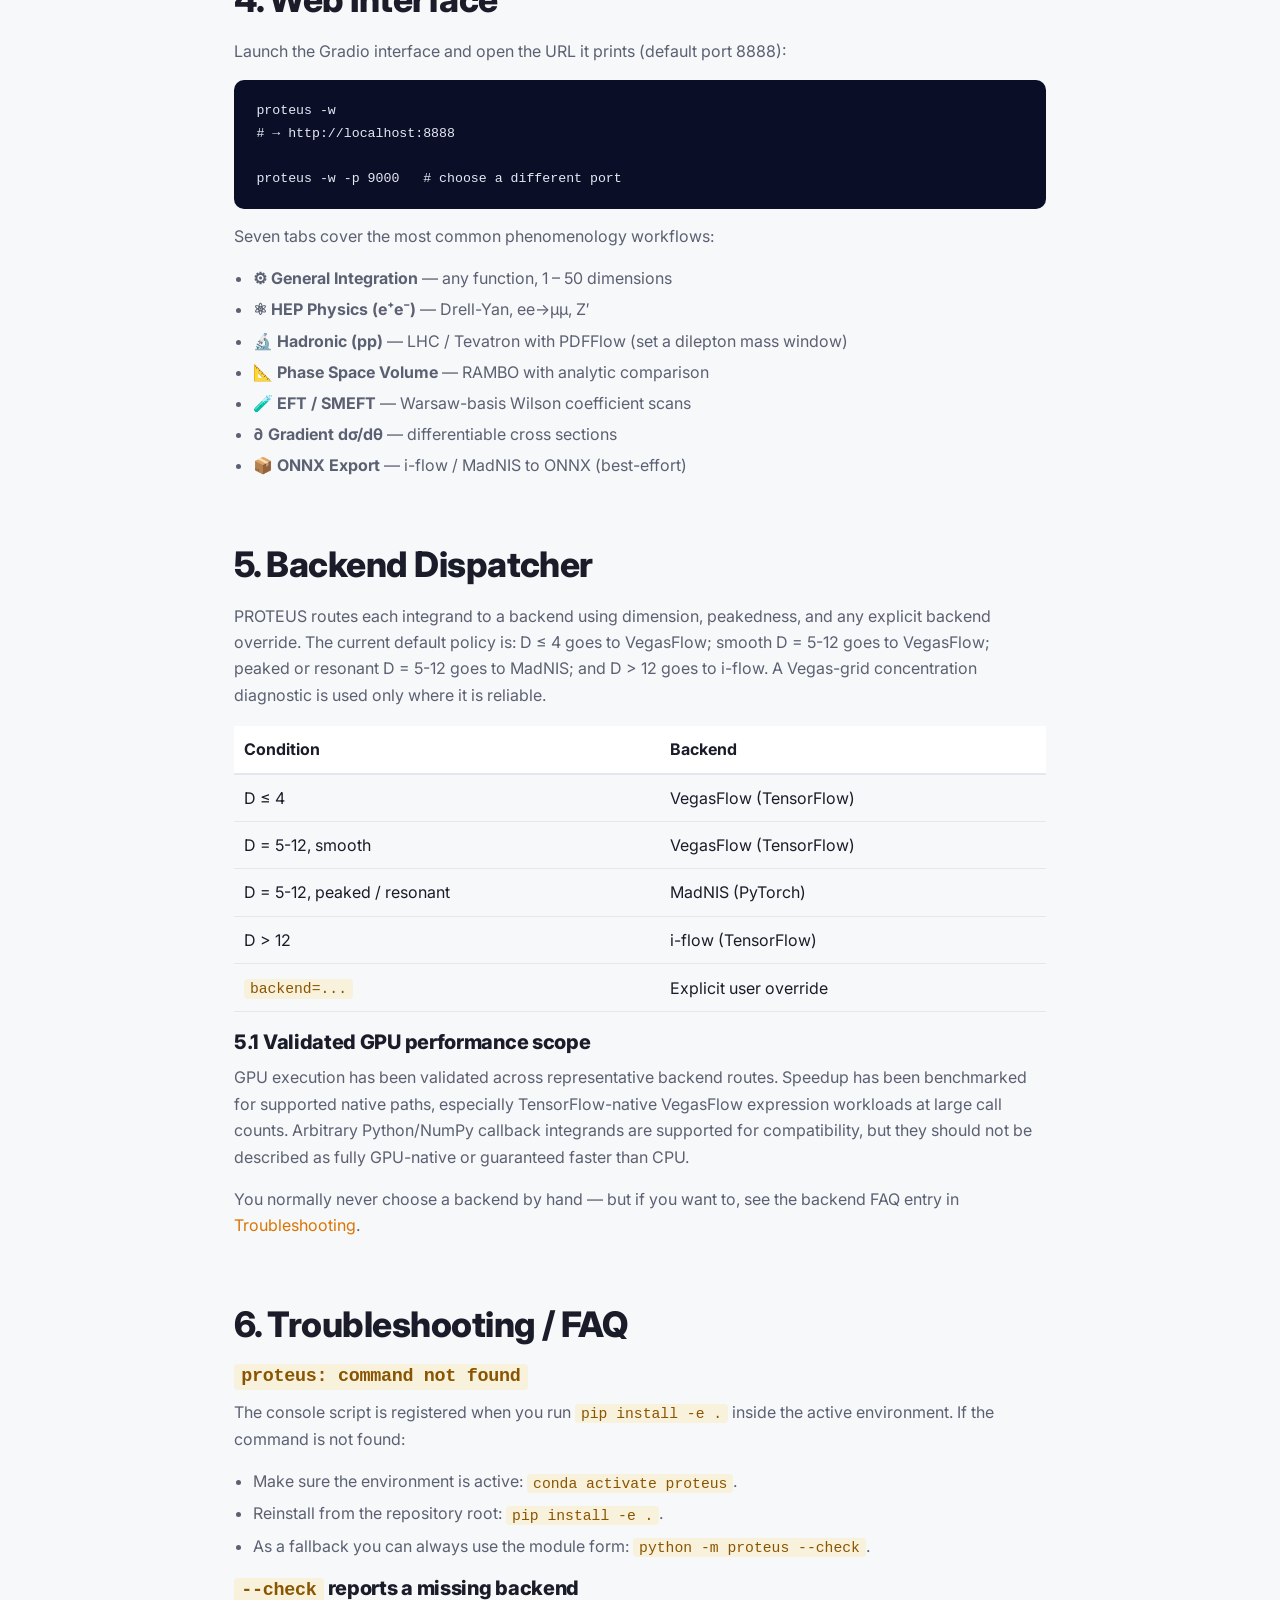
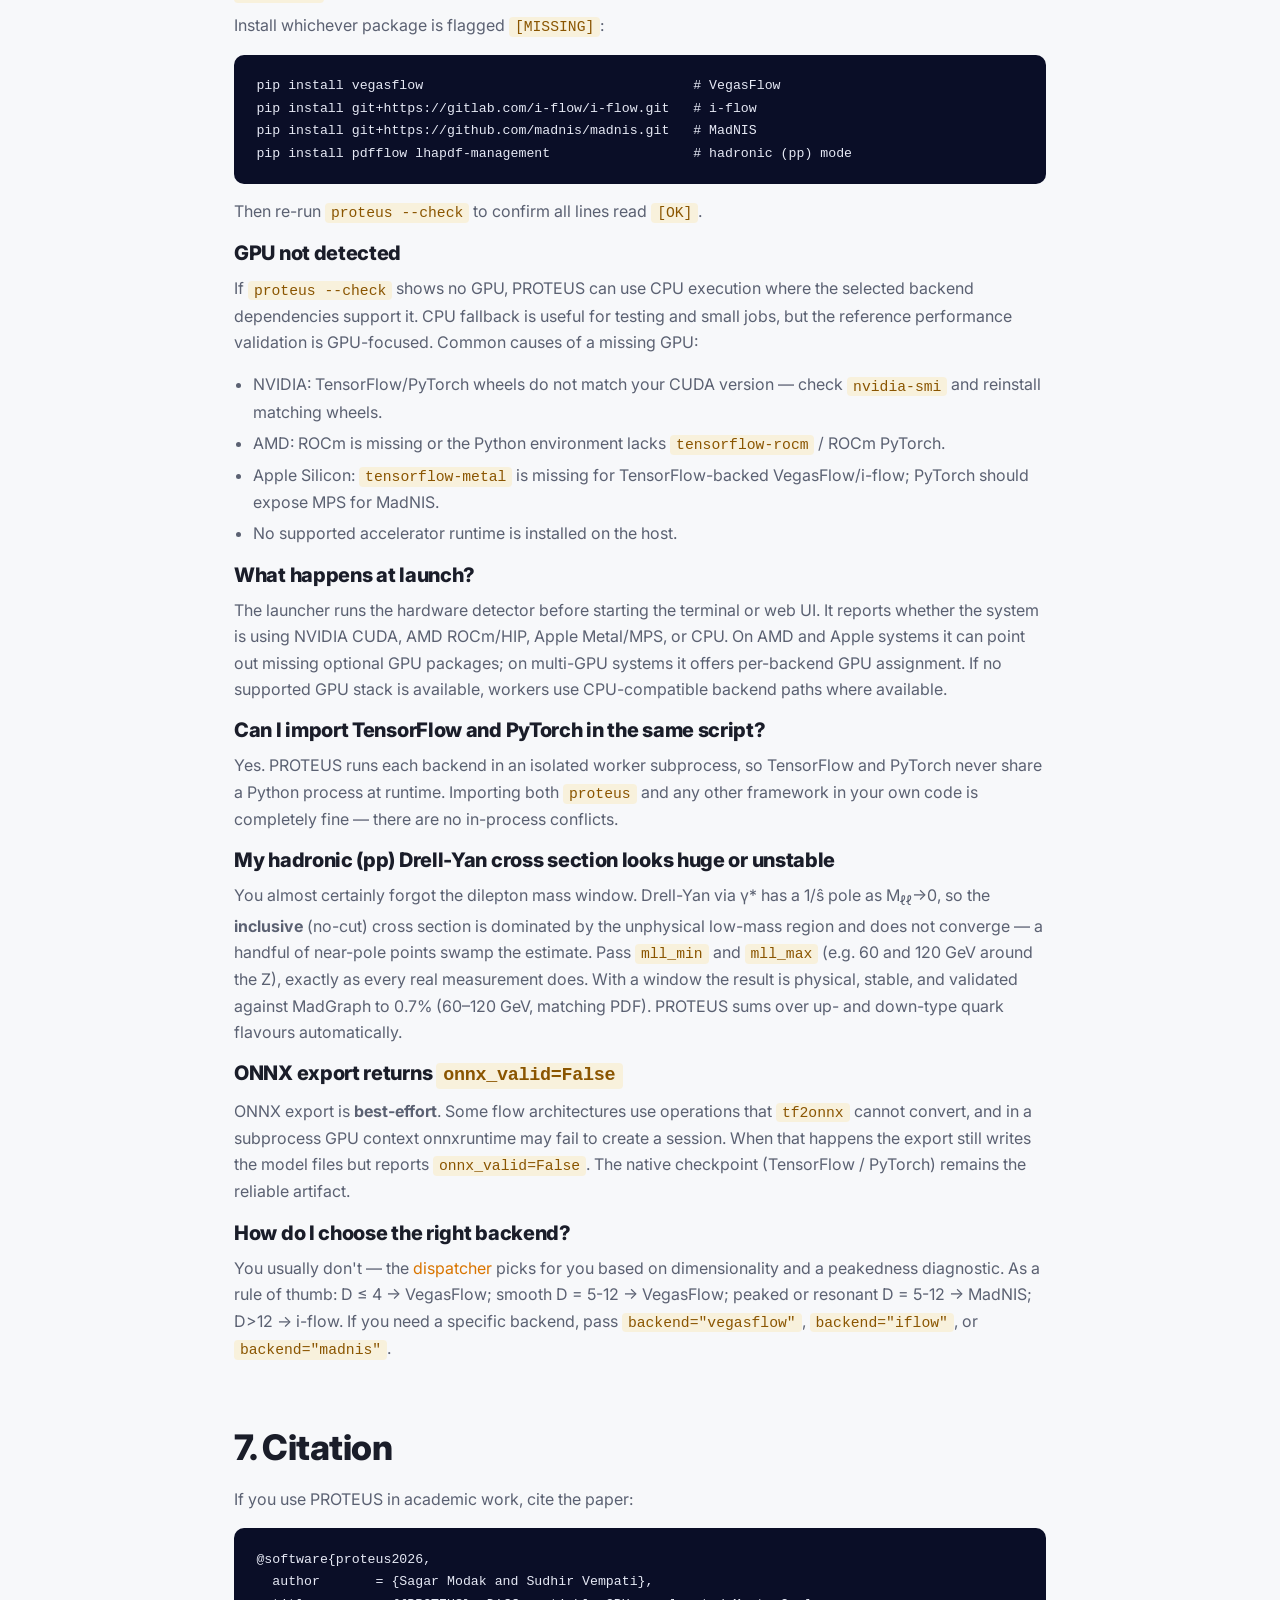
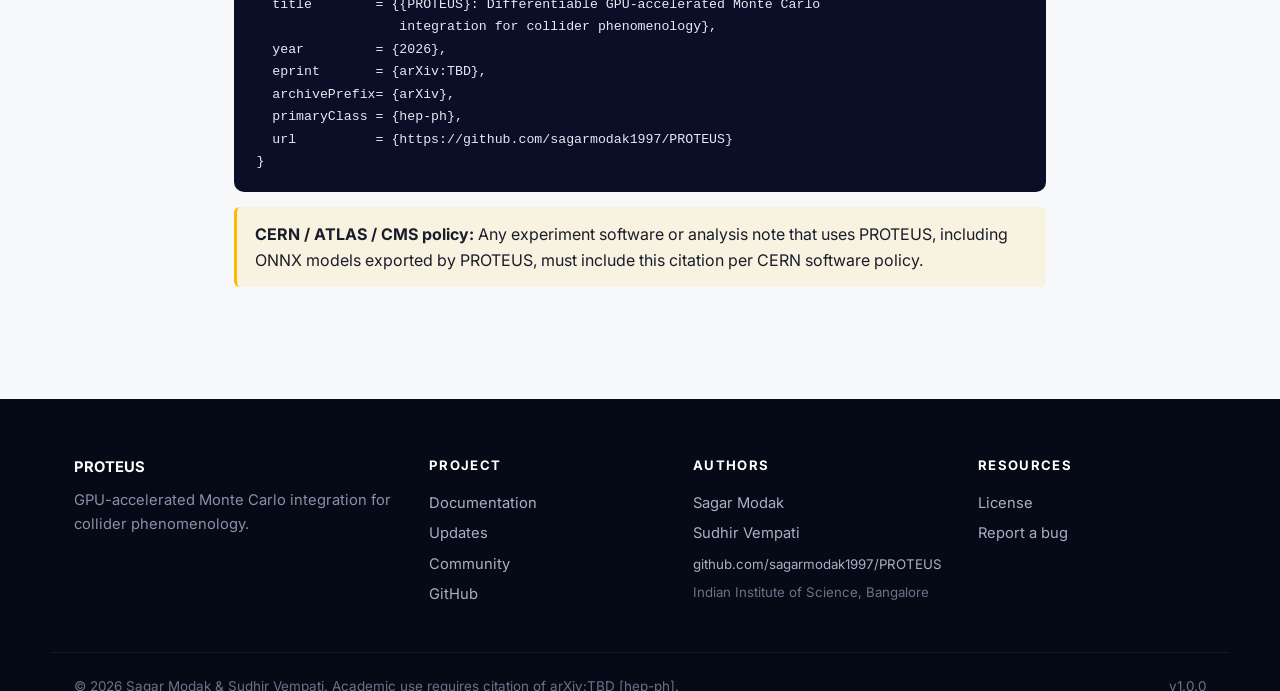
<file: docs/index.html>
<!DOCTYPE html>
<html lang="en">
<head>
  <meta charset="UTF-8">
  <meta name="viewport" content="width=device-width, initial-scale=1.0">
  <title>Documentation — PROTEUS</title>
  <meta name="description" content="PROTEUS documentation: installation, quick start, Python API, web interface, and physics modules.">
  <link rel="icon" type="image/svg+xml" href="../assets/images/logo.svg">
  <link rel="preconnect" href="https://fonts.googleapis.com">
  <link rel="preconnect" href="https://fonts.gstatic.com" crossorigin>
  <link href="https://fonts.googleapis.com/css2?family=Inter:wght@400;500;600;700;800;900&display=swap" rel="stylesheet">
  <link rel="stylesheet" href="../assets/css/main.css?v=4">
</head>
<body>

<header class="site-header">
  <nav class="site-nav">
    <a href="../index.html" class="nav-brand">
      <span class="brand-mark">
        <svg viewBox="0 0 60 60" xmlns="http://www.w3.org/2000/svg">
          <line x1="30" y1="30" x2="6"  y2="6"  stroke="#FF5533" stroke-width="2"/>
          <line x1="30" y1="30" x2="54" y2="6"  stroke="#FF5533" stroke-width="2"/>
          <line x1="30" y1="30" x2="6"  y2="54" stroke="#44AAFF" stroke-width="2"/>
          <line x1="30" y1="30" x2="54" y2="54" stroke="#44AAFF" stroke-width="2"/>
          <circle cx="30" cy="30" r="6" fill="#FFB800"/>
          <circle cx="30" cy="30" r="2.5" fill="#fff"/>
        </svg>
      </span>
      PROTEUS
    </a>
    <button class="nav-toggle" aria-label="Toggle menu" onclick="document.querySelector('.nav-links').classList.toggle('is-open')">☰</button>
    <ul class="nav-links">
      <li><a href="../index.html#mission">Mission</a></li>
      <li><a href="../index.html#architecture">Architecture</a></li>
      <li><a href="../index.html#features">Features</a></li>
      <li><a class="is-active" href="./">Docs</a></li>
      <li><a href="../updates/">Updates</a></li>
      <li><a href="../community/">Community</a></li>
      <li><a class="nav-cta" href="https://github.com/sagarmodak1997/PROTEUS" target="_blank" rel="noopener">GitHub</a></li>
    </ul>
  </nav>
</header>

<section class="page-head">
  <div class="container-narrow">
    <h1>Documentation</h1>
    <p>Install PROTEUS, run your first integration, and explore the full Python API and web interface.</p>
  </div>
</section>

<section class="section">
  <div class="container">
    <span class="section-eyebrow">Getting Started</span>
    <h2 class="section-title">Choose a topic.</h2>
    <p class="section-lede">Documentation is organised by what you want to do — install, use, extend, or cite.</p>

    <div class="toc-grid">
      <a class="toc-card" href="#install">
        <h3>1. Installation</h3>
        <p>Conda environment, supported GPU families, backend dependencies, and CPU fallback.</p>
      </a>
      <a class="toc-card" href="#quickstart">
        <h3>2. Quick Start</h3>
        <p>Launch the terminal interface, run an integration, see your first result.</p>
      </a>
      <a class="toc-card" href="#python-api">
        <h3>3. Python API</h3>
        <p>The three frontends — General, Physics, EFT — with copy-pasteable examples.</p>
      </a>
      <a class="toc-card" href="#web-ui">
        <h3>4. Web Interface</h3>
        <p>The 7-tab Gradio UI: general integration, HEP, hadronic, phase space, EFT, gradients, ONNX.</p>
      </a>
      <a class="toc-card" href="#dispatcher">
        <h3>5. Backend Dispatcher</h3>
        <p>How PROTEUS decides between VegasFlow, i-flow, and MadNIS for your integrand.</p>
      </a>
      <a class="toc-card" href="#troubleshooting">
        <h3>6. Troubleshooting / FAQ</h3>
        <p>Common install and runtime issues — command not found, missing backends, GPU detection, ONNX, and more.</p>
      </a>
      <a class="toc-card" href="#citation">
        <h3>7. Citation</h3>
        <p>BibTeX entry, CERN / ATLAS / CMS policy notes, and required acknowledgements.</p>
      </a>
    </div>
  </div>
</section>

<section class="section section-alt">
  <div class="container-narrow">
    <h2 id="install">1. Installation</h2>
    <p>PROTEUS is a Python package that wraps GPU-accelerated Monte Carlo integration
    libraries. It auto-detects supported accelerator stacks at launch: NVIDIA CUDA,
    AMD ROCm/HIP, Apple Silicon Metal/MPS, or CPU-only fallback. The reference
    validation uses NVIDIA A100 GPUs, but CPU-only installs and other supported
    accelerator families are handled by the same hardware-detection layer.</p>

    <h3>1.1 Clone and create the environment</h3>
<pre><code>git clone https://github.com/sagarmodak1997/PROTEUS.git
cd PROTEUS
conda create -n proteus python=3.10 -y
conda activate proteus
pip install -r requirements.txt</code></pre>

    <h3>1.2 GPU backends</h3>
    <p>At startup, PROTEUS detects the local hardware and chooses the framework device
    exposed by TensorFlow and PyTorch. Supported accelerator families are:</p>
    <ul>
      <li><strong>NVIDIA</strong> — CUDA via TensorFlow and PyTorch.</li>
      <li><strong>AMD</strong> — ROCm/HIP via <code>tensorflow-rocm</code> and ROCm PyTorch, where available.</li>
      <li><strong>Apple Silicon</strong> — Metal for TensorFlow via <code>tensorflow-metal</code> and MPS for PyTorch.</li>
      <li><strong>CPU only</strong> — automatic fallback when no supported GPU stack is available.</li>
    </ul>
    <p>For the reference NVIDIA/CUDA setup, identify your CUDA driver/runtime version with
    <code>nvidia-smi</code>, then install matching TensorFlow and PyTorch wheels. TensorFlow
    drives VegasFlow and i-flow; PyTorch drives MadNIS.</p>
<pre><code># NVIDIA CUDA 12.x
pip install tensorflow[and-cuda]
pip install torch --index-url https://download.pytorch.org/whl/cu121

# NVIDIA CUDA 11.x
pip install tensorflow==2.12
pip install torch --index-url https://download.pytorch.org/whl/cu118

# AMD ROCm/HIP, if supported by your platform
pip install tensorflow-rocm
pip install torch torchvision torchaudio --index-url https://download.pytorch.org/whl/rocm6.0

# Apple Silicon Metal/MPS
pip install tensorflow-metal
# PyTorch uses MPS when installed on supported Apple Silicon systems</code></pre>
    <p>Generic non-NVIDIA, non-ROCm, non-Apple GPU devices are not claimed unless the
    installed TensorFlow/PyTorch stack exposes them as supported devices.</p>

    <h3>1.3 Integration libraries</h3>
    <p>Install the three sampling backends. PROTEUS calls their public APIs directly and
    never reimplements them, so each must be importable in the environment.</p>
<pre><code>pip install vegasflow
pip install git+https://gitlab.com/i-flow/i-flow.git
pip install git+https://github.com/madnis/madnis.git</code></pre>

    <p>For hadronic (proton–proton / Drell-Yan) mode, also install the GPU PDF evaluator
    and an LHAPDF set manager:</p>
<pre><code>pip install pdfflow lhapdf-management</code></pre>

    <h3>1.4 Install PROTEUS</h3>
    <p>Install PROTEUS itself in editable mode from the repository root. This registers the
    <code>proteus</code> console command and makes <code>import proteus</code> available.</p>
<pre><code>pip install -e .</code></pre>

    <h3 id="verify">1.5 Verify your install</h3>
    <p>Run the built-in environment check. It validates every backend and reports the detected hardware path.</p>
<pre><code>proteus --check</code></pre>
    <p style="background:rgba(255,184,0,.1); border-left:3px solid var(--c-gold); padding:14px 18px; border-radius:6px; color:var(--c-fg);">
      <strong>Expected output</strong> (yours will differ in versions / GPU count):
    </p>
<pre><code>  [OK] Python       3.10.14
  [OK] TensorFlow   2.21.0
  [OK] PyTorch      2.6.0
  [OK] VegasFlow    1.3.0
  [OK] i-flow       found
  [OK] MadNIS       found
  [OK] pdfflow      found
  [OK] GPU          2x NVIDIA A100 80GB PCIe
  All checks passed.</code></pre>
    <p>If any line reads <code>[MISSING]</code>, install that package (see the exact commands in
    <a href="#troubleshooting">Troubleshooting</a>). A missing GPU is not fatal: PROTEUS uses
    CPU execution where the selected backend dependencies support it.</p>

    <h2 id="quickstart" style="margin-top:64px;">2. Quick Start</h2>
    <p>The fastest path is the interactive launcher. With the environment active:</p>
<pre><code>conda activate proteus
proteus</code></pre>
    <p>This prints the banner and an interactive menu. You can also jump straight to a mode
    with command-line flags:</p>
<pre><code>proteus              # interactive menu
proteus -t           # terminal interface
proteus -w           # web interface (Gradio, port 8888)
proteus -w -p 9000   # web interface on a custom port
proteus --version    # print version and exit
proteus --check      # validate the environment
proteus --no-banner  # suppress the startup banner

# Equivalent module form (if the console script is not on PATH):
python -m proteus --check</code></pre>

    <p>Or run a one-line integration directly in Python:</p>
<pre><code>import numpy as np
import proteus

r = proteus.integrate(
    func    = lambda x: np.exp(-0.5 * np.sum(x**2, axis=-1)),
    n_dim   = 5,
    bounds  = (-4, 4),
    n_calls = 200_000,
)
print(r.summary())
print(r.value, "±", r.error)   # ≈ 98.9  on [-4,4]^5 (backend: vegasflow)</code></pre>

    <h2 id="python-api" style="margin-top:64px;">3. Python API</h2>
    <p>Everything lives under the <code>proteus</code> namespace. For most tasks the top-level
    helpers are all you need; the advanced classes give finer control.</p>

    <h3>3.1 Top-level helpers</h3>
    <p>The package exposes a small, stable public API:</p>
<pre><code>import proteus

# General-purpose integration — backend auto-selected by the dispatcher
r = proteus.integrate(func=my_func, n_dim=5, bounds=(-4, 4), n_calls=200_000)

# A HEP cross section in one call (e+e- → μ+μ- at the Z pole)
s = proteus.compute_cross_section(process='ee_to_mumu', ecm=91.2, n_calls=500_000)

proteus.load_config()   # load the default configuration dict
proteus.cite()          # print the BibTeX entry</code></pre>

    <p>Both <code>integrate</code> and <code>compute_cross_section</code> return an
    <code>IntegrationResult</code>. Useful attributes:</p>
<pre><code>r.value                     # central estimate
r.error                     # Monte Carlo (statistical) error
r.backend                   # which backend ran ('vegasflow', 'iflow', 'madnis')
r.relative_error_percent    # error as a percentage of the value
print(r.summary())          # formatted multi-line report</code></pre>

    <h3>3.2 General integration</h3>
    <p>Integrate any vectorised NumPy function. The input <code>x</code> has shape
    <code>(batch, n_dim)</code>; the function must return a 1-D array of length <code>batch</code>.
    This default compatibility path may cross a Python/NumPy callback bridge; it is general and convenient,
    but it is not the path used for GPU-speedup benchmark claims.</p>
<pre><code>import numpy as np
import proteus

result = proteus.integrate(
    func    = lambda x: np.exp(-0.5 * np.sum(x**2, axis=-1)),
    n_dim   = 5,
    bounds  = (-4, 4),
    n_calls = 200_000,
)
print(result.value, "±", result.error)   # ≈ 98.9 ± 0.1  (backend: vegasflow)</code></pre>

    <h3>3.3 TensorFlow-native expression mode</h3>
    <p>For performance benchmarks with expression strings on the VegasFlow path, PROTEUS provides
    an opt-in TensorFlow-native mode. This avoids the Python/NumPy callback bridge and lets
    VegasFlow evaluate the expression as TensorFlow tensor code.</p>
<pre><code>result = proteus.integrate(
    func           = "exp(-0.5 * sum(x**2, axis=1))",
    n_dim          = 4,
    bounds         = (-6.0, 6.0),
    n_calls        = 10_000_000,
    peaked         = False,
    backend        = "vegasflow",
    integrand_mode = "tensorflow",
)</code></pre>
    <p>Use <code>integrand_mode="numpy"</code> for the default compatibility path.
    TensorFlow-native mode currently applies to expression strings routed through VegasFlow;
    arbitrary Python callables, file-based matrix elements, i-flow, and MadNIS retain their
    existing compatibility behavior.</p>

    <h3>3.4 HEP cross sections</h3>
    <p>For full control over physics processes, use <code>PhysicsFrontend</code>:</p>
<pre><code>from proteus.frontends.physics_frontend import PhysicsFrontend

pf = PhysicsFrontend(verbose=True)

# e+e- → μ+μ- at the Z pole
r = pf.compute_cross_section(process='ee_to_mumu', ecm=91.2, n_calls=500_000)
print(f"σ = {r.value:.1f} ± {r.error:.1f} pb")   # ≈ 2010 ± 1 pb

# Drell-Yan + Z' at 200 GeV
r = pf.compute_cross_section(
    process='drell_yan_zprime', ecm=200.0, n_calls=500_000,
    quark_pdg_id=2, zprime_mass=150.0, zprime_width=1.5,
)</code></pre>

    <h3>3.5 Hadronic (pp) cross sections</h3>
    <p>Convolve a partonic process with PDFs via PDFFlow. Requires the <code>pdfflow</code>
    and <code>lhapdf-management</code> install from step 1.3. PROTEUS sums over up- and
    down-type quark flavours automatically.</p>
<pre><code>from proteus.frontends.physics_frontend import PhysicsFrontend

pf = PhysicsFrontend(verbose=True)

# Drell-Yan at LHC 13 TeV, in the Z window 60 < M_ll < 120 GeV
r = pf.compute_cross_section_pp(
    process='drell_yan', sqrt_s=13000.0,
    mll_min=60.0, mll_max=120.0,     # dilepton mass window (see note)
    n_calls=2_000_000,
)
print(r.value, "pb")               # ~2000 pb (single lepton flavour, NNPDF3.1 NLO)</code></pre>
    <p style="background:rgba(255,184,0,.1); border-left:3px solid var(--c-gold); padding:14px 18px; border-radius:6px; color:var(--c-fg);">
      <strong>Always set a dilepton mass window for Drell-Yan.</strong> The γ* contribution
      has a 1/ŝ pole as M<sub>ℓℓ</sub>→0, so the <em>inclusive</em> (no-cut) integral is
      dominated by the unphysical low-mass region and does not converge. With
      <code>mll_min</code>/<code>mll_max</code> the result is physical and validated against
      MadGraph to <strong>0.7%</strong> (matching PDF, 60–120 GeV window: PROTEUS 1463±6 pb
      vs MadGraph 1453±2 pb).
    </p>

    <h3>3.6 SMEFT operators</h3>
    <p>Scan dimension-6 Warsaw-basis Wilson coefficients with <code>EFTFrontend</code>. At
    every coefficient set to zero, the result reduces to the Standard Model.</p>
<pre><code>from proteus.frontends.eft_frontend import EFTFrontend

eft = EFTFrontend(verbose=False)
r = eft.compute_cross_section(
    process='ee_to_mumu_eft', ecm=200.0,
    wc_dict={'ll_1221': 0.01}, Lambda=1000.0, n_calls=500_000,
)</code></pre>

    <h3>3.7 Differentiable cross sections</h3>
    <p>PROTEUS computes dσ/dθ — the gradient of a cross section with respect to a physics
    parameter — via the Leibniz rule (the derivative is itself a Monte Carlo integral).</p>
<pre><code>grads = pf.compute_cross_section_gradient(
    process='ee_to_mumu', ecm=200.0,
    wrt={'mz': (91.1876, 0.1)},
    n_calls=500_000,
)
print(grads['mz'].value, "pb/GeV")</code></pre>

    <h3>3.8 Custom matrix elements</h3>
    <p>Load a squared matrix element from a string expression, a file, or a Python callable:</p>
<pre><code>from proteus.physics_utils.matrix_loader import load_matrix_element

m2 = load_matrix_element("x^2 + y^2")   # also accepts a file path or a callable</code></pre>

    <h2 id="web-ui" style="margin-top:64px;">4. Web Interface</h2>
    <p>Launch the Gradio interface and open the URL it prints (default port 8888):</p>
<pre><code>proteus -w
# → http://localhost:8888

proteus -w -p 9000   # choose a different port</code></pre>

    <p>Seven tabs cover the most common phenomenology workflows:</p>
    <ul>
      <li><strong>⚙ General Integration</strong> — any function, 1 – 50 dimensions</li>
      <li><strong>⚛ HEP Physics (e⁺e⁻)</strong> — Drell-Yan, ee→μμ, Z′</li>
      <li><strong>🔬 Hadronic (pp)</strong> — LHC / Tevatron with PDFFlow (set a dilepton mass window)</li>
      <li><strong>📐 Phase Space Volume</strong> — RAMBO with analytic comparison</li>
      <li><strong>🧪 EFT / SMEFT</strong> — Warsaw-basis Wilson coefficient scans</li>
      <li><strong>∂ Gradient dσ/dθ</strong> — differentiable cross sections</li>
      <li><strong>📦 ONNX Export</strong> — i-flow / MadNIS to ONNX (best-effort)</li>
    </ul>

    <h2 id="dispatcher" style="margin-top:64px;">5. Backend Dispatcher</h2>
    <p>PROTEUS routes each integrand to a backend using dimension, peakedness, and any explicit
    backend override. The current default policy is: D ≤ 4 goes to VegasFlow; smooth D = 5-12
    goes to VegasFlow; peaked or resonant D = 5-12 goes to MadNIS; and D &gt; 12 goes to i-flow.
    A Vegas-grid concentration diagnostic is used only where it is reliable.</p>
    <table style="width:100%; border-collapse:collapse; margin:18px 0;">
      <thead style="background:#fff; border-bottom:2px solid var(--c-border);">
        <tr><th style="text-align:left; padding:10px;">Condition</th><th style="text-align:left; padding:10px;">Backend</th></tr>
      </thead>
      <tbody>
        <tr style="border-bottom:1px solid var(--c-border);"><td style="padding:10px;">D ≤ 4</td><td style="padding:10px;">VegasFlow (TensorFlow)</td></tr>
        <tr style="border-bottom:1px solid var(--c-border);"><td style="padding:10px;">D = 5-12, smooth</td><td style="padding:10px;">VegasFlow (TensorFlow)</td></tr>
        <tr style="border-bottom:1px solid var(--c-border);"><td style="padding:10px;">D = 5-12, peaked / resonant</td><td style="padding:10px;">MadNIS (PyTorch)</td></tr>
        <tr style="border-bottom:1px solid var(--c-border);"><td style="padding:10px;">D &gt; 12</td><td style="padding:10px;">i-flow (TensorFlow)</td></tr>
        <tr style="border-bottom:1px solid var(--c-border);"><td style="padding:10px;"><code>backend=...</code></td><td style="padding:10px;">Explicit user override</td></tr>
      </tbody>
    </table>

    <h3>5.1 Validated GPU performance scope</h3>
    <p>GPU execution has been validated across representative backend routes. Speedup has been
    benchmarked for supported native paths, especially TensorFlow-native VegasFlow expression
    workloads at large call counts. Arbitrary Python/NumPy callback integrands are supported for
    compatibility, but they should not be described as fully GPU-native or guaranteed faster than CPU.</p>

    <p>You normally never choose a backend by hand — but if you want to, see the backend FAQ
    entry in <a href="#troubleshooting">Troubleshooting</a>.</p>

    <h2 id="troubleshooting" style="margin-top:64px;">6. Troubleshooting / FAQ</h2>

    <h3><code>proteus: command not found</code></h3>
    <p>The console script is registered when you run <code>pip install -e .</code> inside the
    active environment. If the command is not found:</p>
    <ul>
      <li>Make sure the environment is active: <code>conda activate proteus</code>.</li>
      <li>Reinstall from the repository root: <code>pip install -e .</code>.</li>
      <li>As a fallback you can always use the module form: <code>python -m proteus --check</code>.</li>
    </ul>

    <h3><code>--check</code> reports a missing backend</h3>
    <p>Install whichever package is flagged <code>[MISSING]</code>:</p>
<pre><code>pip install vegasflow                                  # VegasFlow
pip install git+https://gitlab.com/i-flow/i-flow.git   # i-flow
pip install git+https://github.com/madnis/madnis.git   # MadNIS
pip install pdfflow lhapdf-management                  # hadronic (pp) mode</code></pre>
    <p>Then re-run <code>proteus --check</code> to confirm all lines read <code>[OK]</code>.</p>

    <h3>GPU not detected</h3>
    <p>If <code>proteus --check</code> shows no GPU, PROTEUS can use CPU execution where the selected backend dependencies support it. CPU fallback is useful for testing and small jobs, but the reference performance validation is GPU-focused. Common causes of a missing GPU:</p>
    <ul>
      <li>NVIDIA: TensorFlow/PyTorch wheels do not match your CUDA version — check <code>nvidia-smi</code> and reinstall matching wheels.</li>
      <li>AMD: ROCm is missing or the Python environment lacks <code>tensorflow-rocm</code> / ROCm PyTorch.</li>
      <li>Apple Silicon: <code>tensorflow-metal</code> is missing for TensorFlow-backed VegasFlow/i-flow; PyTorch should expose MPS for MadNIS.</li>
      <li>No supported accelerator runtime is installed on the host.</li>
    </ul>

    <h3>What happens at launch?</h3>
    <p>The launcher runs the hardware detector before starting the terminal or web UI. It reports
    whether the system is using NVIDIA CUDA, AMD ROCm/HIP, Apple Metal/MPS, or CPU. On AMD and
    Apple systems it can point out missing optional GPU packages; on multi-GPU systems it offers
    per-backend GPU assignment. If no supported GPU stack is available, workers use CPU-compatible
    backend paths where available.</p>

    <h3>Can I import TensorFlow and PyTorch in the same script?</h3>
    <p>Yes. PROTEUS runs each backend in an isolated worker subprocess, so TensorFlow and
    PyTorch never share a Python process at runtime. Importing both <code>proteus</code> and any
    other framework in your own code is completely fine — there are no in-process conflicts.</p>

    <h3>My hadronic (pp) Drell-Yan cross section looks huge or unstable</h3>
    <p>You almost certainly forgot the dilepton mass window. Drell-Yan via γ* has a 1/ŝ pole
    as M<sub>ℓℓ</sub>→0, so the <strong>inclusive</strong> (no-cut) cross section is dominated by
    the unphysical low-mass region and does not converge — a handful of near-pole points swamp
    the estimate. Pass <code>mll_min</code> and <code>mll_max</code> (e.g. 60 and 120 GeV around
    the Z), exactly as every real measurement does. With a window the result is physical, stable,
    and validated against MadGraph to 0.7% (60–120 GeV, matching PDF). PROTEUS sums over up- and
    down-type quark flavours automatically.</p>

    <h3>ONNX export returns <code>onnx_valid=False</code></h3>
    <p>ONNX export is <strong>best-effort</strong>. Some flow architectures use operations that
    <code>tf2onnx</code> cannot convert, and in a subprocess GPU context onnxruntime may fail to
    create a session. When that happens the export still writes the model files but reports
    <code>onnx_valid=False</code>. The native checkpoint (TensorFlow / PyTorch) remains the
    reliable artifact.</p>

    <h3>How do I choose the right backend?</h3>
    <p>You usually don't — the <a href="#dispatcher">dispatcher</a> picks for you based on
    dimensionality and a peakedness diagnostic. As a rule of thumb: D ≤ 4 → VegasFlow; smooth D = 5-12 → VegasFlow; peaked or resonant D = 5-12 → MadNIS; D&gt;12 → i-flow. If you need a specific backend, pass <code>backend="vegasflow"</code>, <code>backend="iflow"</code>, or <code>backend="madnis"</code>.</p>

    <h2 id="citation" style="margin-top:64px;">7. Citation</h2>
    <p>If you use PROTEUS in academic work, cite the paper:</p>
<pre><code>@software{proteus2026,
  author       = {Sagar Modak and Sudhir Vempati},
  title        = {{PROTEUS}: Differentiable GPU-accelerated Monte Carlo
                  integration for collider phenomenology},
  year         = {2026},
  eprint       = {arXiv:TBD},
  archivePrefix= {arXiv},
  primaryClass = {hep-ph},
  url          = {https://github.com/sagarmodak1997/PROTEUS}
}</code></pre>
    <p style="background:rgba(255,184,0,.1); border-left:3px solid var(--c-gold); padding:14px 18px; border-radius:6px; color:var(--c-fg);">
      <strong>CERN / ATLAS / CMS policy:</strong> Any experiment software or analysis note that uses PROTEUS,
      including ONNX models exported by PROTEUS, must include this citation per CERN software policy.
    </p>
  </div>
</section>

<footer class="site-footer">
  <div class="footer-grid">
    <div>
      <strong style="color:#fff;">PROTEUS</strong>
      <p style="color:#8a90a8; margin:8px 0 0; font-size:.92rem;">
        GPU-accelerated Monte Carlo integration for collider phenomenology.
      </p>
    </div>
    <div>
      <h5>Project</h5>
      <ul>
        <li><a href="./">Documentation</a></li>
        <li><a href="../updates/">Updates</a></li>
        <li><a href="../community/">Community</a></li>
        <li><a href="https://github.com/sagarmodak1997/PROTEUS" target="_blank" rel="noopener">GitHub</a></li>
      </ul>
    </div>
    <div>
      <h5>Authors</h5>
      <ul>
        <li><a href="mailto:sagarmodak@iisc.ac.in">Sagar Modak</a></li>
        <li><a href="mailto:vempati@iisc.ac.in">Sudhir Vempati</a></li>
        <li style="margin-top:6px;"><a href="https://github.com/sagarmodak1997/PROTEUS" target="_blank" rel="noopener" style="font-size:.83rem;">github.com/sagarmodak1997/PROTEUS</a></li>
        <li style="color:#6c728a; font-size:.83rem;">Indian Institute of Science, Bangalore</li>
      </ul>
    </div>
    <div>
      <h5>Resources</h5>
      <ul>
        <li><a href="https://github.com/sagarmodak1997/PROTEUS/blob/main/LICENSE" target="_blank" rel="noopener">License</a></li>
        <li><a href="https://github.com/sagarmodak1997/PROTEUS/issues" target="_blank" rel="noopener">Report a bug</a></li>
      </ul>
    </div>
  </div>
  <div class="footer-bottom">
    <span>© 2026 Sagar Modak &amp; Sudhir Vempati. Academic use requires citation of arXiv:TBD [hep-ph].</span>
    <span>v1.0.0</span>
  </div>
</footer>

</body>
</html>
</file>
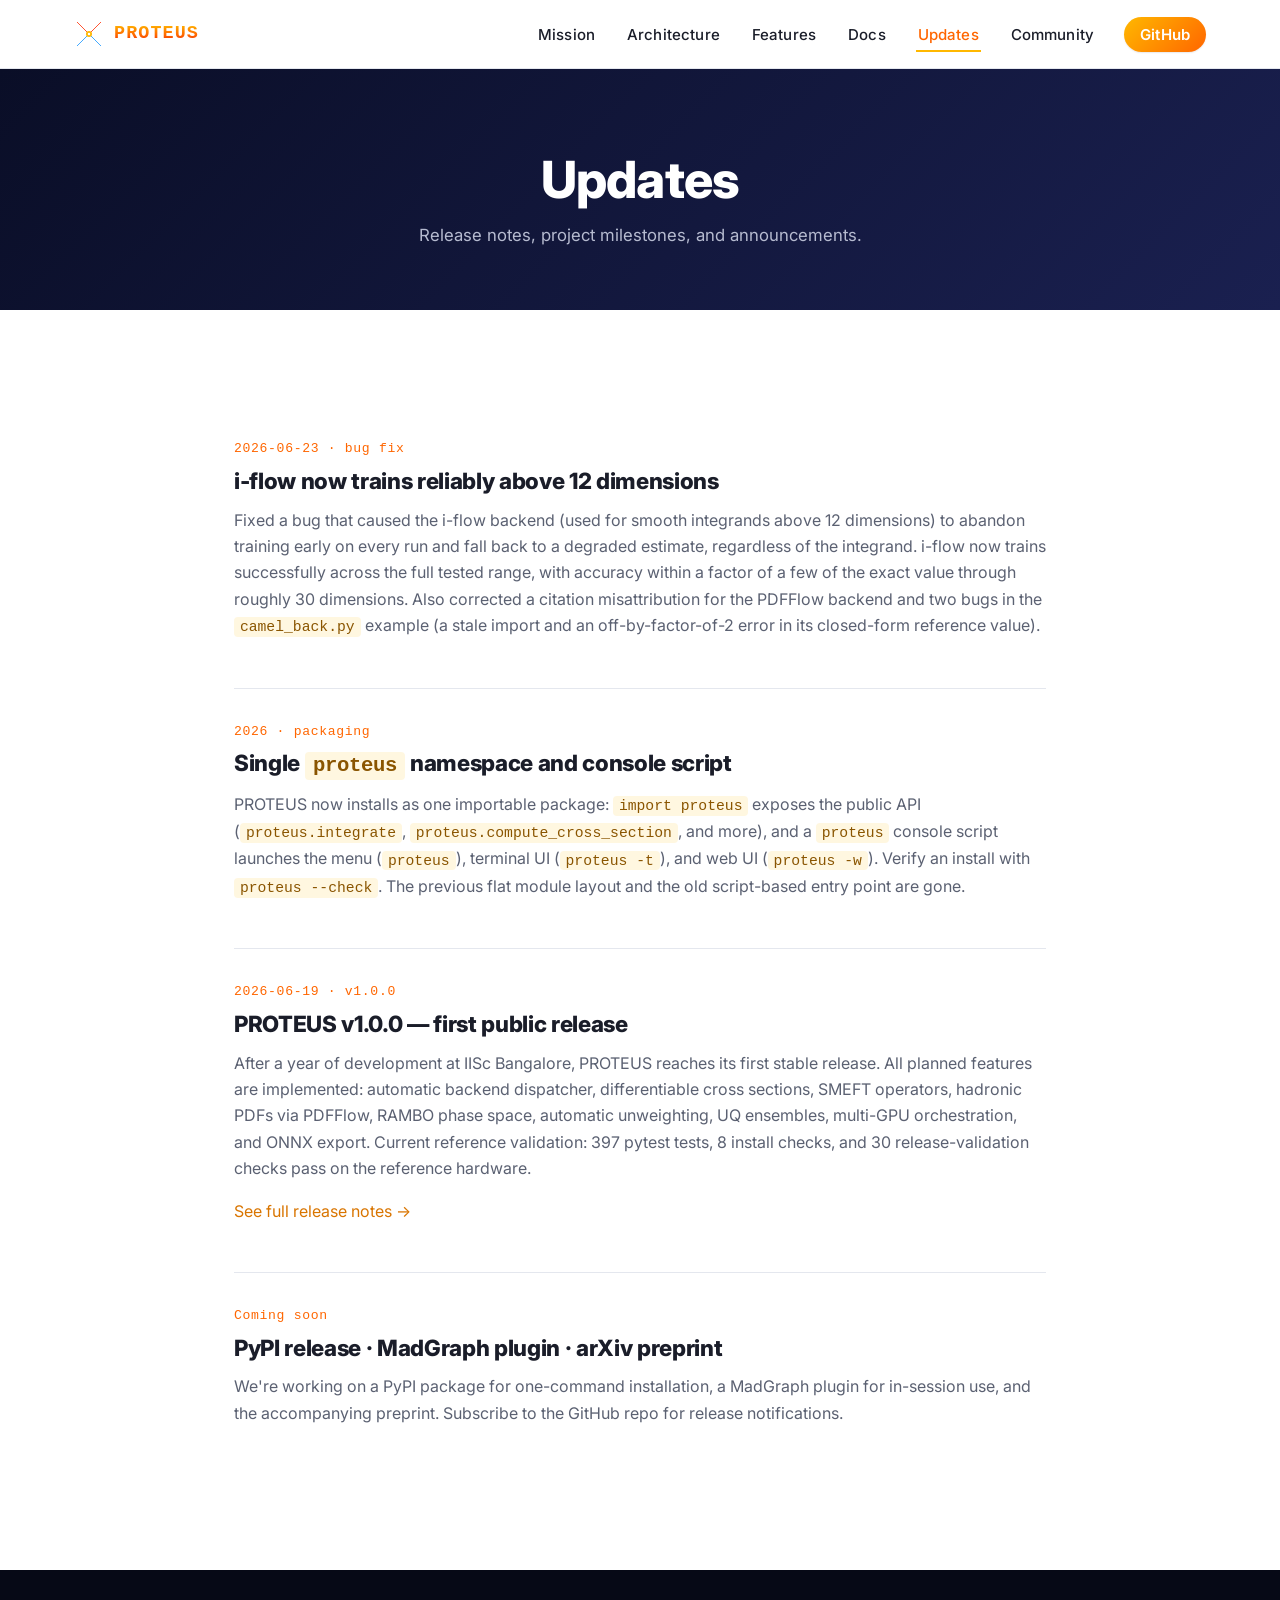
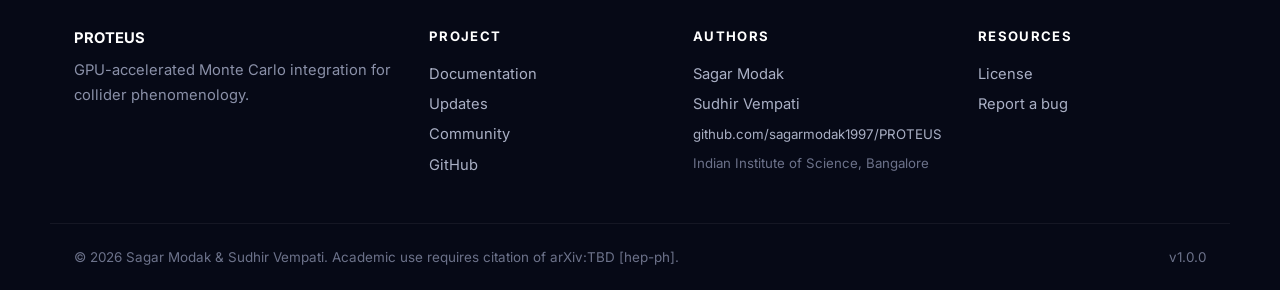
<file: updates/index.html>
<!DOCTYPE html>
<html lang="en">
<head>
  <meta charset="UTF-8">
  <meta name="viewport" content="width=device-width, initial-scale=1.0">
  <title>Updates — PROTEUS</title>
  <meta name="description" content="Release notes, project milestones, and announcements for PROTEUS.">
  <link rel="icon" type="image/svg+xml" href="../assets/images/logo.svg">
  <link rel="preconnect" href="https://fonts.googleapis.com">
  <link rel="preconnect" href="https://fonts.gstatic.com" crossorigin>
  <link href="https://fonts.googleapis.com/css2?family=Inter:wght@400;500;600;700;800;900&display=swap" rel="stylesheet">
  <link rel="stylesheet" href="../assets/css/main.css?v=4">
</head>
<body>

<header class="site-header">
  <nav class="site-nav">
    <a href="../index.html" class="nav-brand">
      <span class="brand-mark">
        <svg viewBox="0 0 60 60" xmlns="http://www.w3.org/2000/svg">
          <line x1="30" y1="30" x2="6"  y2="6"  stroke="#FF5533" stroke-width="2"/>
          <line x1="30" y1="30" x2="54" y2="6"  stroke="#FF5533" stroke-width="2"/>
          <line x1="30" y1="30" x2="6"  y2="54" stroke="#44AAFF" stroke-width="2"/>
          <line x1="30" y1="30" x2="54" y2="54" stroke="#44AAFF" stroke-width="2"/>
          <circle cx="30" cy="30" r="6" fill="#FFB800"/>
          <circle cx="30" cy="30" r="2.5" fill="#fff"/>
        </svg>
      </span>
      PROTEUS
    </a>
    <button class="nav-toggle" aria-label="Toggle menu" onclick="document.querySelector('.nav-links').classList.toggle('is-open')">☰</button>
    <ul class="nav-links">
      <li><a href="../index.html#mission">Mission</a></li>
      <li><a href="../index.html#architecture">Architecture</a></li>
      <li><a href="../index.html#features">Features</a></li>
      <li><a href="../docs/">Docs</a></li>
      <li><a class="is-active" href="./">Updates</a></li>
      <li><a href="../community/">Community</a></li>
      <li><a class="nav-cta" href="https://github.com/sagarmodak1997/PROTEUS" target="_blank" rel="noopener">GitHub</a></li>
    </ul>
  </nav>
</header>

<section class="page-head">
  <div class="container-narrow">
    <h1>Updates</h1>
    <p>Release notes, project milestones, and announcements.</p>
  </div>
</section>

<section class="section">
  <div class="container-narrow">
    <article class="update-post">
      <div class="meta">2026-06-23 · bug fix</div>
      <h3>i-flow now trains reliably above 12 dimensions</h3>
      <p>
        Fixed a bug that caused the i-flow backend (used for smooth integrands above
        12 dimensions) to abandon training early on every run and fall back to a
        degraded estimate, regardless of the integrand. i-flow now trains successfully
        across the full tested range, with accuracy within a factor of a few of the
        exact value through roughly 30 dimensions. Also corrected a citation
        misattribution for the PDFFlow backend and two bugs in the
        <code>camel_back.py</code> example (a stale import and an off-by-factor-of-2
        error in its closed-form reference value).
      </p>
    </article>

    <article class="update-post">
      <div class="meta">2026 · packaging</div>
      <h3>Single <code>proteus</code> namespace and console script</h3>
      <p>
        PROTEUS now installs as one importable package: <code>import proteus</code> exposes the
        public API (<code>proteus.integrate</code>, <code>proteus.compute_cross_section</code>, and more),
        and a <code>proteus</code> console script launches the menu (<code>proteus</code>), terminal UI
        (<code>proteus -t</code>), and web UI (<code>proteus -w</code>). Verify an install with
        <code>proteus --check</code>. The previous flat module layout and the old
        script-based entry point are gone.
      </p>
    </article>

    <article class="update-post">
      <div class="meta">2026-06-19 · v1.0.0</div>
      <h3>PROTEUS v1.0.0 — first public release</h3>
      <p>
        After a year of development at IISc Bangalore, PROTEUS reaches its first stable
        release. All planned features are implemented: automatic backend dispatcher,
        differentiable cross sections, SMEFT operators, hadronic PDFs via PDFFlow,
        RAMBO phase space, automatic unweighting, UQ ensembles, multi-GPU orchestration,
        and ONNX export. Current reference validation: 397 pytest tests, 8 install checks, and 30 release-validation checks pass on the reference hardware.
      </p>
      <p>
        <a href="https://github.com/sagarmodak1997/PROTEUS/releases" target="_blank" rel="noopener">See full release notes →</a>
      </p>
    </article>

    <article class="update-post">
      <div class="meta">Coming soon</div>
      <h3>PyPI release · MadGraph plugin · arXiv preprint</h3>
      <p>
        We're working on a PyPI package for one-command installation, a MadGraph plugin
        for in-session use, and the accompanying preprint. Subscribe to the GitHub repo
        for release notifications.
      </p>
    </article>
  </div>
</section>

<footer class="site-footer">
  <div class="footer-grid">
    <div>
      <strong style="color:#fff;">PROTEUS</strong>
      <p style="color:#8a90a8; margin:8px 0 0; font-size:.92rem;">
        GPU-accelerated Monte Carlo integration for collider phenomenology.
      </p>
    </div>
    <div>
      <h5>Project</h5>
      <ul>
        <li><a href="../docs/">Documentation</a></li>
        <li><a href="./">Updates</a></li>
        <li><a href="../community/">Community</a></li>
        <li><a href="https://github.com/sagarmodak1997/PROTEUS" target="_blank" rel="noopener">GitHub</a></li>
      </ul>
    </div>
    <div>
      <h5>Authors</h5>
      <ul>
        <li><a href="mailto:sagarmodak@iisc.ac.in">Sagar Modak</a></li>
        <li><a href="mailto:vempati@iisc.ac.in">Sudhir Vempati</a></li>
        <li style="margin-top:6px;"><a href="https://github.com/sagarmodak1997/PROTEUS" target="_blank" rel="noopener" style="font-size:.83rem;">github.com/sagarmodak1997/PROTEUS</a></li>
        <li style="color:#6c728a; font-size:.83rem;">Indian Institute of Science, Bangalore</li>
      </ul>
    </div>
    <div>
      <h5>Resources</h5>
      <ul>
        <li><a href="https://github.com/sagarmodak1997/PROTEUS/blob/main/LICENSE" target="_blank" rel="noopener">License</a></li>
        <li><a href="https://github.com/sagarmodak1997/PROTEUS/issues" target="_blank" rel="noopener">Report a bug</a></li>
      </ul>
    </div>
  </div>
  <div class="footer-bottom">
    <span>© 2026 Sagar Modak &amp; Sudhir Vempati. Academic use requires citation of arXiv:TBD [hep-ph].</span>
    <span>v1.0.0</span>
  </div>
</footer>

</body>
</html>
</file>
<file: assets/css/main.css>
/* ================================================================
   PROTEUS — Website Stylesheet
   ================================================================ */

:root {
  --c-bg:        #ffffff;
  --c-bg-soft:   #f7f8fa;
  --c-bg-dark:   #0a0e27;
  --c-bg-darker: #060916;
  --c-fg:        #1a1d29;
  --c-fg-muted:  #5b6172;
  --c-fg-dim:    #8b91a2;
  --c-border:    #e4e7ee;
  --c-border-d:  #1f2542;
  --c-gold:      #FFB800;
  --c-gold-hi:   #FFE033;
  --c-orange:    #FF6600;
  --c-red:       #DD1100;
  --c-link:      #d97500;
  --c-link-hov:  #a85800;

  --r-lg: 14px;
  --r-md: 10px;
  --r-sm: 6px;

  --shadow-sm: 0 1px 2px rgba(10,14,39,.06), 0 1px 1px rgba(10,14,39,.04);
  --shadow-md: 0 4px 14px rgba(10,14,39,.08), 0 2px 4px rgba(10,14,39,.05);
  --shadow-lg: 0 14px 40px rgba(10,14,39,.12), 0 4px 12px rgba(10,14,39,.06);

  --w-container: 1180px;
  --w-narrow:    860px;

  --ease: cubic-bezier(.4,0,.2,1);
}

* { box-sizing: border-box; }

html { -webkit-text-size-adjust: 100%; scroll-behavior: smooth; }

body {
  margin: 0;
  font-family: 'Inter', -apple-system, BlinkMacSystemFont, 'Segoe UI', Roboto,
               Oxygen, Ubuntu, Cantarell, 'Helvetica Neue', sans-serif;
  font-size: 16px;
  line-height: 1.65;
  color: var(--c-fg);
  background: var(--c-bg);
  -webkit-font-smoothing: antialiased;
  -moz-osx-font-smoothing: grayscale;
}

img, svg { display: block; max-width: 100%; height: auto; }

a {
  color: var(--c-link);
  text-decoration: none;
  transition: color .15s var(--ease);
}
a:hover { color: var(--c-link-hov); text-decoration: underline; }

h1, h2, h3, h4 {
  font-weight: 800;
  letter-spacing: -0.015em;
  line-height: 1.2;
  margin: 0 0 .5em;
  color: var(--c-fg);
}

h1 { font-size: clamp(2rem, 4vw, 3.4rem); }
h2 { font-size: clamp(1.6rem, 2.8vw, 2.2rem); }
h3 { font-size: 1.25rem; }
h4 { font-size: 1rem; }

p { margin: 0 0 1em; color: var(--c-fg-muted); }
ul { padding-left: 1.2em; color: var(--c-fg-muted); }
li { margin: 0.3em 0; }

code {
  font-family: ui-monospace, 'SF Mono', 'Cascadia Code', Menlo, Consolas, monospace;
  font-size: 0.92em;
  background: rgba(255,184,0,.12);
  color: #8a5500;
  padding: 0.12em 0.4em;
  border-radius: 4px;
}
pre {
  background: var(--c-bg-dark);
  color: #e6e9f5;
  padding: 1.2rem 1.4rem;
  border-radius: var(--r-md);
  overflow-x: auto;
  font-family: ui-monospace, 'SF Mono', 'Cascadia Code', Menlo, Consolas, monospace;
  font-size: 0.9rem;
  line-height: 1.55;
}
pre code { background: none; color: inherit; padding: 0; }

.container {
  max-width: var(--w-container);
  margin: 0 auto;
  padding: 0 24px;
}
.container-narrow { max-width: var(--w-narrow); margin: 0 auto; padding: 0 24px; }

/* ───── Header / Nav ───────────────────────────────────────────── */

.site-header {
  position: sticky;
  top: 0;
  z-index: 50;
  background: rgba(255,255,255,.92);
  backdrop-filter: saturate(180%) blur(14px);
  -webkit-backdrop-filter: saturate(180%) blur(14px);
  border-bottom: 1px solid var(--c-border);
}
.site-nav {
  display: flex;
  align-items: center;
  justify-content: space-between;
  height: 68px;
  max-width: var(--w-container);
  margin: 0 auto;
  padding: 0 24px;
}
.nav-brand {
  display: flex;
  align-items: center;
  gap: 10px;
  font-weight: 900;
  font-size: 1.15rem;
  letter-spacing: 0.06em;
  font-family: 'Courier New', ui-monospace, Menlo, monospace;
  background: linear-gradient(180deg,
      #FFE033 0%, #FFB800 18%, #FF8C00 36%, #FF6600 54%,
      #EE3300 72%, #DD1100 86%, #BB0000 100%);
  -webkit-background-clip: text;
  background-clip: text;
  -webkit-text-fill-color: transparent;
  text-shadow: 0 0 0 transparent;
}
.nav-brand:hover { text-decoration: none; filter: brightness(1.12); }
.nav-brand .brand-mark {
  width: 30px; height: 30px;
  -webkit-text-fill-color: initial;
}
.nav-brand .brand-mark svg { width: 100%; height: 100%; }
.nav-links {
  display: flex;
  gap: 28px;
  list-style: none;
  margin: 0;
  padding: 0;
}
.nav-links a {
  color: var(--c-fg);
  font-weight: 500;
  font-size: 0.94rem;
  letter-spacing: 0.01em;
  padding: 6px 2px;
  border-bottom: 2px solid transparent;
  transition: border-color .15s var(--ease), color .15s var(--ease);
}
.nav-links a:hover {
  text-decoration: none;
  color: var(--c-orange);
  border-bottom-color: var(--c-gold);
}
.nav-links a.is-active {
  color: var(--c-orange);
  border-bottom-color: var(--c-gold);
}
.nav-cta {
  background: linear-gradient(135deg, var(--c-gold) 0%, var(--c-orange) 100%);
  color: #fff !important;
  padding: 8px 16px !important;
  border-radius: 999px;
  font-weight: 600 !important;
  border: none !important;
  box-shadow: var(--shadow-sm);
}
.nav-cta:hover {
  background: linear-gradient(135deg, var(--c-orange) 0%, var(--c-red) 100%);
  text-decoration: none !important;
}
.nav-toggle {
  display: none;
  background: none;
  border: 0;
  cursor: pointer;
  font-size: 1.4rem;
  color: var(--c-fg);
}

/* ───── Hero ───────────────────────────────────────────────────── */

.hero {
  position: relative;
  background: radial-gradient(ellipse at 50% 20%, #1a2050 0%, #0a0e27 55%, #060916 100%);
  color: #fff;
  padding: 96px 0 120px;
  overflow: hidden;
  text-align: center;
}
.hero::before {
  content: "";
  position: absolute; inset: 0;
  background-image:
    radial-gradient(circle at 14% 18%, rgba(255,184,0,.10) 0%, transparent 40%),
    radial-gradient(circle at 86% 82%, rgba(255,102,0,.08) 0%, transparent 45%),
    radial-gradient(circle at 50% 50%, rgba(85,153,255,.05) 0%, transparent 50%);
  pointer-events: none;
}
.hero::after {
  content: "";
  position: absolute; inset: 0;
  background-image:
    radial-gradient(2px 2px at 12% 22%, rgba(255,184,0,.55), transparent 60%),
    radial-gradient(1.6px 1.6px at 88% 38%, rgba(255,102,0,.55), transparent 60%),
    radial-gradient(1.4px 1.4px at 24% 78%, rgba(255,224,51,.5), transparent 60%),
    radial-gradient(1.6px 1.6px at 72% 88%, rgba(255,140,0,.5), transparent 60%),
    radial-gradient(1.2px 1.2px at 6% 64%, rgba(68,170,255,.45), transparent 60%),
    radial-gradient(1.6px 1.6px at 94% 12%, rgba(255,85,51,.45), transparent 60%);
  pointer-events: none;
  animation: heroStars 8s ease-in-out infinite alternate;
}
@keyframes heroStars {
  0%   { opacity: .55; transform: translateY(0); }
  100% { opacity: 1;  transform: translateY(-6px); }
}

.hero-content {
  position: relative;
  z-index: 1;
  max-width: 980px;
  margin: 0 auto;
  padding: 0 24px;
}

.hero-logo {
  margin: 0 auto 28px;
  max-width: 920px;
  filter: drop-shadow(0 8px 28px rgba(255,140,0,.15));
}
.hero-logo svg { width: 100%; height: auto; display: block; }

.hero-greet {
  font-family: 'Courier New', ui-monospace, 'SF Mono', monospace;
  font-size: 0.85rem;
  color: var(--c-gold-hi);
  letter-spacing: 0.32em;
  text-transform: uppercase;
  margin: 0 0 22px;
  display: inline-block;
  padding: 7px 18px;
  border: 1px solid rgba(255,184,0,.4);
  border-radius: 999px;
  background: rgba(255,184,0,.05);
  backdrop-filter: blur(4px);
}
.hero-greet strong {
  font-weight: 800;
  background: linear-gradient(90deg, #FFE033, #FF6600);
  -webkit-background-clip: text;
  background-clip: text;
  -webkit-text-fill-color: transparent;
  margin-left: 6px;
}

.hero h1 {
  color: #fff;
  font-size: clamp(2rem, 4.4vw, 3.6rem);
  line-height: 1.1;
  margin: 0 auto 22px;
  letter-spacing: -0.02em;
  max-width: 820px;
}
.hero h1 .accent {
  background: linear-gradient(135deg, var(--c-gold-hi) 0%, var(--c-orange) 100%);
  -webkit-background-clip: text;
  background-clip: text;
  -webkit-text-fill-color: transparent;
}
.hero-sub {
  font-size: 1.1rem;
  color: #cfd3e2;
  max-width: 680px;
  margin: 0 auto 36px;
  line-height: 1.65;
}
.hero-actions {
  display: flex;
  gap: 14px;
  flex-wrap: wrap;
  justify-content: center;
}

.btn {
  display: inline-flex;
  align-items: center;
  gap: 8px;
  padding: 13px 26px;
  border-radius: 999px;
  font-weight: 600;
  font-size: 0.95rem;
  letter-spacing: 0.01em;
  transition: transform .15s var(--ease), box-shadow .15s var(--ease), background .2s var(--ease);
  border: 1px solid transparent;
  cursor: pointer;
  text-decoration: none;
}
.btn-primary {
  background: linear-gradient(135deg, var(--c-gold) 0%, var(--c-orange) 100%);
  color: #fff;
  box-shadow: 0 6px 20px rgba(255,140,0,.35);
}
.btn-primary:hover {
  transform: translateY(-2px);
  text-decoration: none;
  color: #fff;
  box-shadow: 0 12px 28px rgba(255,140,0,.5);
}
.btn-ghost {
  background: rgba(255,255,255,.06);
  color: #fff;
  border-color: rgba(255,255,255,.18);
}
.btn-ghost:hover {
  background: rgba(255,255,255,.12);
  text-decoration: none;
  color: #fff;
  border-color: rgba(255,184,0,.4);
}

.hero-stats {
  position: relative;
  z-index: 1;
  display: grid;
  grid-template-columns: repeat(4, 1fr);
  gap: 28px;
  max-width: var(--w-container);
  margin: 72px auto 0;
  padding: 36px 24px 0;
  border-top: 1px solid rgba(255,255,255,.08);
}
.hero-stats > div {
  text-align: center;
  transition: transform .25s var(--ease);
}
.hero-stats > div:hover { transform: translateY(-3px); }
.hero-stats .stat-num {
  font-size: 2.2rem;
  font-weight: 800;
  background: linear-gradient(135deg, var(--c-gold-hi), var(--c-orange));
  -webkit-background-clip: text;
  background-clip: text;
  -webkit-text-fill-color: transparent;
  margin-bottom: 6px;
  letter-spacing: -0.02em;
}
.hero-stats .stat-lbl {
  font-size: 0.78rem;
  color: #a8aec1;
  letter-spacing: 0.12em;
  text-transform: uppercase;
  font-weight: 500;
}
.hero-stats .stat-note {
  margin-top: 4px;
  font-size: 0.72rem;
  color: #8f96ad;
  line-height: 1.25;
}

/* ───── Sections ──────────────────────────────────────────────── */

.section {
  padding: 96px 0;
}
.section-alt {
  background: var(--c-bg-soft);
}
.section-dark {
  background: var(--c-bg-dark);
  color: #e6e9f5;
}
.section-dark h2, .section-dark h3, .section-dark h4 { color: #fff; }
.section-dark p, .section-dark li { color: #b6bbd0; }

.section-eyebrow {
  font-family: ui-monospace, 'SF Mono', monospace;
  font-size: 0.78rem;
  color: var(--c-orange);
  font-weight: 700;
  text-transform: uppercase;
  letter-spacing: 0.18em;
  margin-bottom: 12px;
  display: block;
}
.section-title {
  margin-bottom: 18px;
}
.section-lede {
  font-size: 1.1rem;
  color: var(--c-fg-muted);
  max-width: 720px;
  margin-bottom: 56px;
}
.section-dark .section-lede { color: #b6bbd0; }

/* ───── Architecture layered diagram ──────────────────────────── */

.arch-stack {
  max-width: 760px;
  margin: 0 auto;
}
.arch-row {
  display: flex;
  align-items: center;
  gap: 18px;
  padding: 22px 26px;
  margin: 10px 0;
  background: #fff;
  border: 1px solid var(--c-border);
  border-radius: var(--r-md);
  box-shadow: var(--shadow-sm);
  transition: transform .2s var(--ease), box-shadow .2s var(--ease);
}
.arch-row:hover {
  transform: translateX(4px);
  box-shadow: var(--shadow-md);
  border-color: var(--c-gold);
}
.arch-tag {
  flex-shrink: 0;
  width: 90px;
  font-family: ui-monospace, 'SF Mono', monospace;
  font-size: 0.78rem;
  font-weight: 700;
  color: var(--c-orange);
  letter-spacing: 0.1em;
  text-transform: uppercase;
}
.arch-body { flex: 1; }
.arch-body strong { display: block; color: var(--c-fg); margin-bottom: 2px; }
.arch-body span { color: var(--c-fg-muted); font-size: 0.92rem; }

.arch-row.layer-1 { border-left: 4px solid #FFE033; }
.arch-row.layer-2 { border-left: 4px solid #FFB800; }
.arch-row.layer-3 { border-left: 4px solid #FF8C00; }
.arch-row.layer-4 { border-left: 4px solid #FF6600; }
.arch-row.layer-5 { border-left: 4px solid #DD1100; }

/* ───── Features grid ─────────────────────────────────────────── */

.features-grid {
  display: grid;
  grid-template-columns: repeat(auto-fit, minmax(280px, 1fr));
  gap: 22px;
}
.feature-card {
  background: #fff;
  border: 1px solid var(--c-border);
  border-radius: var(--r-md);
  padding: 28px 26px;
  transition: transform .2s var(--ease), box-shadow .2s var(--ease), border-color .2s var(--ease);
}
.feature-card:hover {
  transform: translateY(-3px);
  box-shadow: var(--shadow-md);
  border-color: var(--c-gold);
}
.feature-icon {
  width: 44px;
  height: 44px;
  display: flex;
  align-items: center;
  justify-content: center;
  margin-bottom: 16px;
  border-radius: 10px;
  background: linear-gradient(135deg, rgba(255,184,0,.18), rgba(255,102,0,.12));
  font-size: 1.3rem;
}
.feature-card h3 { font-size: 1.1rem; margin-bottom: 8px; }
.feature-card p { font-size: 0.94rem; margin: 0; }

/* ───── Product / component cards ─────────────────────────────── */

.products-grid {
  display: grid;
  grid-template-columns: repeat(auto-fit, minmax(300px, 1fr));
  gap: 24px;
}
.product-card {
  background: #fff;
  border: 1px solid var(--c-border);
  border-radius: var(--r-lg);
  padding: 32px 28px;
  display: flex;
  flex-direction: column;
  transition: transform .2s var(--ease), box-shadow .2s var(--ease);
}
.product-card:hover {
  transform: translateY(-4px);
  box-shadow: var(--shadow-lg);
}
.product-card h3 {
  font-size: 1.25rem;
  margin-bottom: 8px;
}
.product-card .product-tag {
  display: inline-block;
  font-family: ui-monospace, monospace;
  font-size: 0.75rem;
  color: var(--c-orange);
  letter-spacing: 0.1em;
  text-transform: uppercase;
  margin-bottom: 14px;
}
.product-card p { flex: 1; }
.product-card .more {
  margin-top: 18px;
  display: inline-flex;
  align-items: center;
  gap: 6px;
  font-weight: 600;
  font-size: 0.92rem;
  color: var(--c-orange);
}
.product-card .more::after {
  content: "→";
  transition: transform .15s var(--ease);
}
.product-card .more:hover::after { transform: translateX(4px); }
.product-card .more:hover { text-decoration: none; }

/* ───── Demo / code section ──────────────────────────────────── */

.demo-grid {
  display: grid;
  grid-template-columns: 1fr 1fr;
  gap: 48px;
  align-items: center;
}

.demo-grid pre {
  background: var(--c-bg-darker);
  padding: 22px 24px;
  border-radius: var(--r-md);
  font-size: 0.88rem;
  line-height: 1.55;
  box-shadow: var(--shadow-lg);
  border: 1px solid #14193a;
}

/* ───── Community section ─────────────────────────────────────── */

.community-cards {
  display: grid;
  grid-template-columns: repeat(auto-fit, minmax(260px, 1fr));
  gap: 22px;
}
.community-card {
  background: rgba(255,255,255,.04);
  border: 1px solid rgba(255,255,255,.1);
  border-radius: var(--r-md);
  padding: 28px 26px;
  text-align: left;
  transition: transform .2s var(--ease), border-color .2s var(--ease);
}
.community-card:hover {
  transform: translateY(-3px);
  border-color: var(--c-gold);
  text-decoration: none;
}
.community-card .ic {
  width: 36px; height: 36px;
  display: flex; align-items: center; justify-content: center;
  border-radius: 8px;
  background: rgba(255,184,0,.15);
  margin-bottom: 14px;
  font-size: 1.1rem;
}
.community-card h4 { color: #fff; font-size: 1.05rem; margin: 0 0 6px; }
.community-card p  { color: #aab0c5; font-size: 0.92rem; margin: 0; }

/* ───── Footer ────────────────────────────────────────────────── */

.site-footer {
  background: var(--c-bg-darker);
  color: #8a90a8;
  padding: 56px 0 28px;
  font-size: 0.92rem;
}
.footer-grid {
  display: grid;
  grid-template-columns: 1.4fr 1fr 1fr 1fr;
  gap: 36px;
  max-width: var(--w-container);
  margin: 0 auto;
  padding: 0 24px;
}
.footer-grid h5 {
  color: #fff;
  font-size: 0.82rem;
  letter-spacing: 0.1em;
  text-transform: uppercase;
  margin: 0 0 14px;
}
.footer-grid ul { list-style: none; padding: 0; margin: 0; }
.footer-grid li { margin: 6px 0; }
.footer-grid a { color: #aab0c5; }
.footer-grid a:hover { color: var(--c-gold); text-decoration: none; }
.footer-bottom {
  max-width: var(--w-container);
  margin: 40px auto 0;
  padding: 22px 24px 0;
  border-top: 1px solid rgba(255,255,255,.06);
  display: flex;
  justify-content: space-between;
  align-items: center;
  font-size: 0.84rem;
  color: #6c728a;
}

/* ───── Generic page (docs/updates/community headers) ─────────── */

.page-head {
  background: linear-gradient(135deg, #0a0e27 0%, #1a2050 100%);
  color: #fff;
  padding: 80px 0 60px;
  text-align: center;
}
.page-head h1 { color: #fff; margin-bottom: 12px; }
.page-head p { color: #b6bbd0; max-width: 640px; margin: 0 auto; font-size: 1.05rem; }

.toc-grid {
  display: grid;
  grid-template-columns: repeat(auto-fit, minmax(280px, 1fr));
  gap: 22px;
}
.toc-card {
  background: #fff;
  border: 1px solid var(--c-border);
  border-radius: var(--r-md);
  padding: 26px;
  display: block;
  transition: transform .2s var(--ease), box-shadow .2s var(--ease), border-color .2s var(--ease);
}
.toc-card:hover {
  transform: translateY(-3px);
  box-shadow: var(--shadow-md);
  border-color: var(--c-gold);
  text-decoration: none;
}
.toc-card h3 { font-size: 1.05rem; margin-bottom: 6px; color: var(--c-fg); }
.toc-card p  { color: var(--c-fg-muted); font-size: 0.92rem; margin: 0; }

.update-post {
  border-bottom: 1px solid var(--c-border);
  padding: 32px 0;
}
.update-post:last-child { border-bottom: none; }
.update-post .meta {
  font-family: ui-monospace, monospace;
  font-size: 0.82rem;
  color: var(--c-orange);
  margin-bottom: 8px;
  letter-spacing: 0.05em;
}
.update-post h3 { font-size: 1.4rem; margin-bottom: 12px; }

/* ───── Scroll-reveal & motion ────────────────────────────────── */

.reveal {
  opacity: 0;
  transform: translateY(28px);
  transition: opacity .85s var(--ease), transform .85s var(--ease);
  transition-delay: var(--d, 0s);
  will-change: opacity, transform;
}
.reveal.is-visible {
  opacity: 1;
  transform: translateY(0);
}

@keyframes heroFadeUp {
  from { opacity: 0; transform: translateY(24px); }
  to   { opacity: 1; transform: translateY(0); }
}
.hero-animate {
  opacity: 0;
  animation: heroFadeUp 1s var(--ease) forwards;
  animation-delay: var(--d, 0s);
}

/* Section title underline accent */
.section-title {
  position: relative;
  display: inline-block;
}
.section-title::after {
  content: "";
  display: block;
  width: 64px;
  height: 3px;
  margin-top: 14px;
  border-radius: 3px;
  background: linear-gradient(90deg, var(--c-gold-hi), var(--c-orange), var(--c-red));
  transform: scaleX(0);
  transform-origin: left;
  transition: transform .8s var(--ease) .15s;
}
.reveal.is-visible .section-title::after,
.section-title.is-visible::after { transform: scaleX(1); }

/* Strengthen card hover lift */
.feature-card, .product-card, .toc-card, .arch-row, .community-card {
  will-change: transform;
}
.feature-card:hover, .product-card:hover, .toc-card:hover {
  border-color: var(--c-gold);
}

/* Subtle accent shimmer on links */
.product-card .more::before {
  content: "";
  display: inline-block;
  width: 0;
  height: 1px;
  background: var(--c-orange);
  vertical-align: middle;
  margin-right: 0;
  transition: width .25s var(--ease), margin-right .25s var(--ease);
}
.product-card:hover .more::before { width: 14px; margin-right: 6px; }

/* Footer brand mark — gradient PROTEUS */
.footer-brand-text {
  font-family: 'Courier New', ui-monospace, monospace;
  font-weight: 900;
  font-size: 1.1rem;
  letter-spacing: 0.08em;
  background: linear-gradient(180deg,
      #FFE033 0%, #FFB800 18%, #FF8C00 36%, #FF6600 54%,
      #EE3300 72%, #DD1100 86%, #BB0000 100%);
  -webkit-background-clip: text;
  background-clip: text;
  -webkit-text-fill-color: transparent;
}

/* Hero stats: pop on count complete */
.hero-stats .stat-num { display: inline-block; }

/* Reduced-motion: respect user preference */
@media (prefers-reduced-motion: reduce) {
  .reveal, .hero-animate { opacity: 1; transform: none; animation: none; transition: none; }
  .section-title::after { transform: scaleX(1); transition: none; }
  .hero::after { animation: none; }
}

/* ───── Capabilities orbital carousel ─────────────────────────── */

.orbit-section {
  background: radial-gradient(ellipse at 50% 38%, #131a40 0%, #0a0e27 58%, #060916 100%);
  color: #fff;
  overflow: hidden;
}
.orbit-section .section-eyebrow { color: var(--c-gold-hi); }
.orbit-section h2,
.orbit-section .section-title { color: #fff; }
.orbit-section .section-lede { color: #b6bbd0; }

.orbit-wrap {
  display: flex;
  justify-content: center;
  align-items: center;
  margin-top: 8px;
}
.orbit {
  /* Single fluid size drives the whole orbit, so it scales down on phones
     and keeps rotating (instead of collapsing to a grid). Cap raised from
     600px to 720px so laptop/desktop viewports (which have plenty of room
     inside the 1180px container) render noticeably bigger card text
     instead of sitting at the old, small fixed cap. */
  --size:   min(720px, calc(100vw - 56px));
  --radius: calc(var(--size) * 0.37);
  /* card never shrinks below 72px, so 3-word labels still fit the circle */
  --card:   clamp(72px, calc(var(--size) * 0.205), 136px);
  --n: 8;
  --dur: 48s;
  position: relative;
  width: var(--size);
  height: var(--size);
}

/* faint dashed guide rings */
.orbit-ring-guide {
  position: absolute;
  top: 50%; left: 50%;
  transform: translate(-50%, -50%);
  border-radius: 50%;
  pointer-events: none;
}
/* Outer ring sits just OUTSIDE the cards (envelope): radius = card-orbit
   radius + half a card + gap. Inner ring sits just inside the cards. */
.orbit-ring-guide.r1 {
  width:  calc(2 * var(--radius) + var(--card) + 22px);
  height: calc(2 * var(--radius) + var(--card) + 22px);
  border: 1px dashed rgba(255, 184, 0, .18);
  animation: orbitGuide 60s linear infinite;
}
.orbit-ring-guide.r2 {
  width:  calc(2 * var(--radius) - var(--card) - 22px);
  height: calc(2 * var(--radius) - var(--card) - 22px);
  border: 1px dashed rgba(85, 153, 255, .16);
  animation: orbitGuide 44s linear infinite reverse;
}
@keyframes orbitGuide { to { transform: translate(-50%, -50%) rotate(360deg); } }

/* glowing central hub */
.orbit-center {
  position: absolute;
  top: 50%; left: 50%;
  width: calc(var(--size) * 0.25); height: calc(var(--size) * 0.25);
  transform: translate(-50%, -50%);
  display: flex; flex-direction: column;
  align-items: center; justify-content: center;
  border-radius: 50%;
  background: radial-gradient(circle at 50% 40%, rgba(255,184,0,.22), rgba(10,14,39,.72) 70%);
  border: 1px solid rgba(255, 184, 0, .35);
  box-shadow: 0 0 55px rgba(255,140,0,.28), inset 0 0 30px rgba(255,184,0,.10);
  z-index: 3;
}
.orbit-center svg {
  width: clamp(34px, calc(var(--size) * 0.093), 64px);
  height: clamp(34px, calc(var(--size) * 0.093), 64px);
}
.orbit-center .oc-name {
  font-family: 'Courier New', ui-monospace, monospace;
  font-weight: 900;
  font-size: clamp(.6rem, calc(var(--size) * 0.0017), 1.05rem);
  letter-spacing: .12em;
  margin-top: 6px;
  background: linear-gradient(180deg, #FFE033, #FF6600);
  -webkit-background-clip: text; background-clip: text;
  -webkit-text-fill-color: transparent;
}
.orbit-center .oc-pulse {
  position: absolute; inset: -1px;
  border-radius: 50%;
  border: 1px solid rgba(255, 184, 0, .45);
  animation: ocPulse 3.2s ease-out infinite;
}
@keyframes ocPulse {
  0%   { transform: scale(1);   opacity: .7; }
  100% { transform: scale(1.7); opacity: 0;  }
}

/* the orbiting capability cards */
.orbit-stage { position: absolute; inset: 0; }
.orbit-card {
  /* --n, --dur, --radius, --card are inherited from .orbit (fluid) */
  position: absolute;
  top: 50%; left: 50%;
  width: var(--card); height: var(--card);
  margin: calc(var(--card) / -2);   /* center the card on the rotation origin */
  border-radius: 50%;
  display: flex; flex-direction: column;
  align-items: center; justify-content: center;
  gap: clamp(2px, calc(var(--size) * 0.008), 7px);
  text-align: center;
  background: rgba(255, 255, 255, .05);
  border: 1px solid rgba(255, 255, 255, .14);
  -webkit-backdrop-filter: blur(6px);
  backdrop-filter: blur(6px);
  box-shadow: 0 8px 24px rgba(0, 0, 0, .30);
  animation: orbit var(--dur) linear infinite;
  animation-delay: calc(var(--dur) / var(--n) * var(--i) * -1);
  transition: border-color .2s var(--ease), background .2s var(--ease),
              box-shadow .2s var(--ease), transform .2s var(--ease);
  z-index: 2;
}
/* rotate the slot, push out by the radius, then counter-rotate so the card
   (and its text) stays upright the whole way around */
@keyframes orbit {
  from { transform: rotate(0deg)   translateX(var(--radius)) rotate(0deg); }
  to   { transform: rotate(360deg) translateX(var(--radius)) rotate(-360deg); }
}
.orbit:hover .orbit-card,
.orbit:focus-within .orbit-card { animation-play-state: paused; }
.orbit-card:hover {
  border-color: var(--c-gold);
  background: rgba(255, 184, 0, .13);
  box-shadow: 0 0 30px rgba(255, 140, 0, .45);
  text-decoration: none;
  z-index: 4;
}
.orbit-card .oc-ic {
  font-size: clamp(1.1rem, calc(var(--size) * 0.0034), 2rem);
  line-height: 1;
}
.orbit-card .oc-lbl {
  font-size: clamp(.64rem, calc(var(--size) * 0.00152), .92rem);
  font-weight: 600;
  color: #e9ecf7; letter-spacing: 0;
  line-height: 1.12;
  max-width: 82%;
  padding: 0;
  overflow-wrap: anywhere;   /* let long words (e.g. "Unweighting") wrap inside the circle */
  hyphens: auto;
}
.orbit-hint {
  text-align: center;
  margin-top: 26px;
  font-size: .82rem;
  color: #8b91a8;
  letter-spacing: .02em;
}

/* Reduced-motion: keep the same orbital layout as desktop but freeze it —
   pin each card to its slot on the ring and stop the spin. */
@media (prefers-reduced-motion: reduce) {
  .orbit-card {
    animation: none;
    transform: rotate(calc(var(--i) * 360deg / var(--n)))
               translateX(var(--radius))
               rotate(calc(var(--i) * -360deg / var(--n)));
  }
  .orbit-ring-guide,
  .orbit-center .oc-pulse { animation: none; }
}

/* ───── Responsive ───────────────────────────────────────────── */

@media (max-width: 880px) {
  .hero-stats { grid-template-columns: repeat(2, 1fr); gap: 18px; }
  .demo-grid  { grid-template-columns: 1fr; gap: 28px; }
  .footer-grid { grid-template-columns: 1fr 1fr; gap: 28px; }
  .footer-bottom { flex-direction: column; gap: 10px; }
  .section { padding: 64px 0; }
  .hero { padding: 56px 0 72px; }
  .hero-logo { margin-bottom: 22px; }
  .hero-greet { font-size: .76rem; letter-spacing: .25em; padding: 6px 14px; }
  .hero-stats .stat-num { font-size: 1.6rem; }

  .nav-links {
    position: fixed;
    inset: 68px 0 auto 0;
    background: #fff;
    border-bottom: 1px solid var(--c-border);
    flex-direction: column;
    gap: 0;
    padding: 18px 24px;
    transform: translateY(-110%);
    transition: transform .25s var(--ease);
  }
  .nav-links.is-open { transform: translateY(0); }
  .nav-links li { padding: 10px 0; border-bottom: 1px solid var(--c-border); }
  .nav-links li:last-child { border-bottom: none; }
  .nav-toggle { display: block; }
}
</file>
